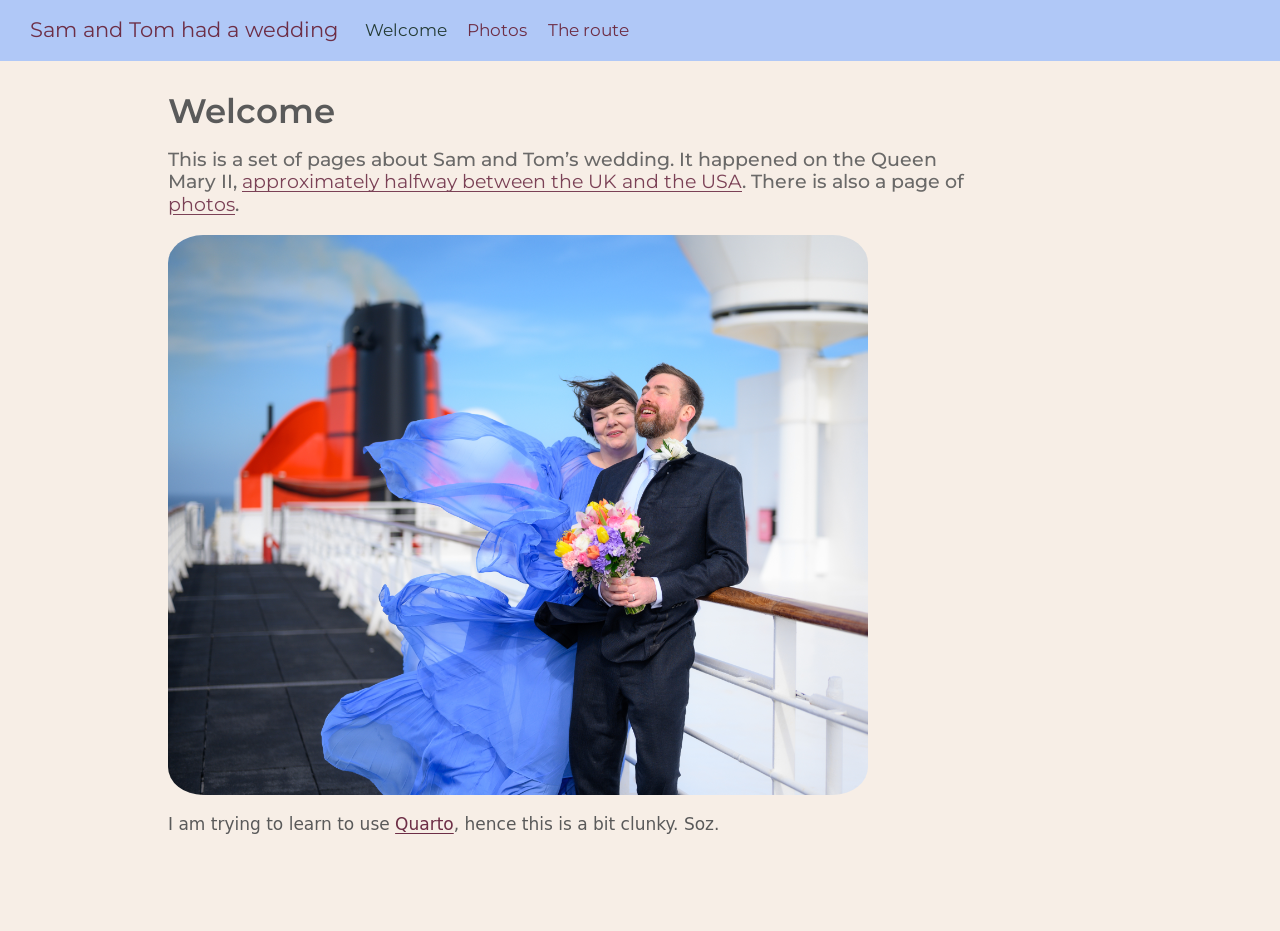
<file: docs/index.html>
<!DOCTYPE html>
<html xmlns="http://www.w3.org/1999/xhtml" lang="en" xml:lang="en"><head>

<meta charset="utf-8">
<meta name="generator" content="quarto-1.9.38">

<meta name="viewport" content="width=device-width, initial-scale=1.0, user-scalable=yes">


<title>Welcome – Sam and Tom had a wedding</title>
<style>
/* Default styles provided by pandoc.
** See https://pandoc.org/MANUAL.html#variables-for-html for config info.
*/
code{white-space: pre-wrap;}
span.smallcaps{font-variant: small-caps;}
div.columns{display: flex; gap: min(4vw, 1.5em);}
div.column{flex: auto; overflow-x: auto;}
div.hanging-indent{margin-left: 1.5em; text-indent: -1.5em;}
ul.task-list{list-style: none;}
ul.task-list li input[type="checkbox"] {
  width: 0.8em;
  margin: 0 0.8em 0.2em -1em; /* quarto-specific, see https://github.com/quarto-dev/quarto-cli/issues/4556 */ 
  vertical-align: middle;
}
</style>


<script src="site_libs/quarto-nav/quarto-nav.js"></script>
<script src="site_libs/quarto-nav/headroom.min.js"></script>
<script src="site_libs/clipboard/clipboard.min.js"></script>
<script src="site_libs/quarto-search/autocomplete.umd.js"></script>
<script src="site_libs/quarto-search/fuse.min.js"></script>
<script src="site_libs/quarto-search/quarto-search.js"></script>
<meta name="quarto:offset" content="./">
<script src="site_libs/quarto-html/quarto.js" type="module"></script>
<script src="site_libs/quarto-html/tabsets/tabsets.js" type="module"></script>
<script src="site_libs/quarto-html/popper.min.js"></script>
<script src="site_libs/quarto-html/tippy.umd.min.js"></script>
<script src="site_libs/quarto-html/anchor.min.js"></script>
<link href="site_libs/quarto-html/tippy.css" rel="stylesheet">
<link href="site_libs/quarto-html/quarto-syntax-highlighting-15634bcf2e68342d4ad2dfa704d543f6.css" rel="stylesheet" id="quarto-text-highlighting-styles">
<script src="site_libs/bootstrap/bootstrap.min.js"></script>
<link href="site_libs/bootstrap/bootstrap-icons.css" rel="stylesheet">
<link href="site_libs/bootstrap/bootstrap-a866e8d78df4ab04560283cbdc425fed.min.css" rel="stylesheet" append-hash="true" id="quarto-bootstrap" data-mode="light">
<script id="quarto-search-options" type="application/json">{
  "location": "navbar",
  "copy-button": false,
  "collapse-after": 3,
  "panel-placement": "end",
  "type": "overlay",
  "limit": 50,
  "keyboard-shortcut": [
    "f",
    "/",
    "s"
  ],
  "show-item-context": false,
  "language": {
    "search-no-results-text": "No results",
    "search-matching-documents-text": "matching documents",
    "search-copy-link-title": "Copy link to search",
    "search-hide-matches-text": "Hide additional matches",
    "search-more-match-text": "more match in this document",
    "search-more-matches-text": "more matches in this document",
    "search-clear-button-title": "Clear",
    "search-text-placeholder": "",
    "search-detached-cancel-button-title": "Cancel",
    "search-submit-button-title": "Submit",
    "search-label": "Search"
  }
}</script>


<link rel="stylesheet" href="styles.css">
</head>

<body class="nav-fixed quarto-light">

<div id="quarto-search-results"></div>
  <header id="quarto-header" class="headroom fixed-top">
    <nav class="navbar navbar-expand-lg " data-bs-theme="dark">
      <div class="navbar-container container-fluid">
      <div class="navbar-brand-container mx-auto">
    <a class="navbar-brand" href="./index.html">
    <span class="navbar-title">Sam and Tom had a wedding</span>
    </a>
  </div>
          <button class="navbar-toggler" type="button" data-bs-toggle="collapse" data-bs-target="#navbarCollapse" aria-controls="navbarCollapse" role="menu" aria-expanded="false" aria-label="Toggle navigation" onclick="if (window.quartoToggleHeadroom) { window.quartoToggleHeadroom(); }">
  <span class="navbar-toggler-icon"></span>
</button>
          <div class="collapse navbar-collapse" id="navbarCollapse">
            <ul class="navbar-nav navbar-nav-scroll me-auto">
  <li class="nav-item">
    <a class="nav-link active" href="./index.html" aria-current="page"> 
<span class="menu-text">Welcome</span></a>
  </li>  
  <li class="nav-item">
    <a class="nav-link" href="./photos.html"> 
<span class="menu-text">Photos</span></a>
  </li>  
  <li class="nav-item">
    <a class="nav-link" href="./route.html"> 
<span class="menu-text">The route</span></a>
  </li>  
</ul>
          </div> <!-- /navcollapse -->
            <div class="quarto-navbar-tools">
</div>
      </div> <!-- /container-fluid -->
    </nav>
</header>
<!-- content -->
<div id="quarto-content" class="quarto-container page-columns page-rows-contents page-layout-article page-navbar">
<!-- sidebar -->
<!-- margin-sidebar -->
    <div id="quarto-margin-sidebar" class="sidebar margin-sidebar zindex-bottom">
        
    </div>
<!-- main -->
<main class="content" id="quarto-document-content">

<header id="title-block-header" class="quarto-title-block default">
<div class="quarto-title">
<h1 class="title">Welcome</h1>
</div>



<div class="quarto-title-meta">

    
  
    
  </div>
  


</header>


<section id="this-is-a-set-of-pages-about-sam-and-toms-wedding.-it-happened-on-the-queen-mary-ii-approximately-halfway-between-the-uk-and-the-usa.-there-is-also-a-page-of-photos." class="level5">
<h5 class="anchored" data-anchor-id="this-is-a-set-of-pages-about-sam-and-toms-wedding.-it-happened-on-the-queen-mary-ii-approximately-halfway-between-the-uk-and-the-usa.-there-is-also-a-page-of-photos.">This is a set of pages about Sam and Tom’s wedding. It happened on the Queen Mary II, <a href="./route.html">approximately halfway between the UK and the USA</a>. There is also a page of <a href="./photos.html">photos</a>.</h5>
<p><img src="images/QM2_M609_4111_RI_0302.png" class="img-fluid" alt="Sam and Tom are on the deck after their wedding. They look quite smug. Her dress blows dramatically in the wind. It was clearly very windy."></p>
<p>I am trying to learn to use <a href="https://quarto.org">Quarto</a>, hence this is a bit clunky. Soz.</p>


</section>

</main> <!-- /main -->
<script id="quarto-html-after-body" type="application/javascript">
  window.document.addEventListener("DOMContentLoaded", function (event) {
    const icon = "";
    const anchorJS = new window.AnchorJS();
    anchorJS.options = {
      placement: 'right',
      icon: icon
    };
    anchorJS.add('.anchored');
    const isCodeAnnotation = (el) => {
      for (const clz of el.classList) {
        if (clz.startsWith('code-annotation-')) {                     
          return true;
        }
      }
      return false;
    }
    const onCopySuccess = function(e) {
      // button target
      const button = e.trigger;
      // don't keep focus
      button.blur();
      // flash "checked"
      button.classList.add('code-copy-button-checked');
      var currentTitle = button.getAttribute("title");
      button.setAttribute("title", "Copied!");
      let tooltip;
      if (window.bootstrap) {
        button.setAttribute("data-bs-toggle", "tooltip");
        button.setAttribute("data-bs-placement", "left");
        button.setAttribute("data-bs-title", "Copied!");
        tooltip = new bootstrap.Tooltip(button, 
          { trigger: "manual", 
            customClass: "code-copy-button-tooltip",
            offset: [0, -8]});
        tooltip.show();    
      }
      setTimeout(function() {
        if (tooltip) {
          tooltip.hide();
          button.removeAttribute("data-bs-title");
          button.removeAttribute("data-bs-toggle");
          button.removeAttribute("data-bs-placement");
        }
        button.setAttribute("title", currentTitle);
        button.classList.remove('code-copy-button-checked');
      }, 1000);
      // clear code selection
      e.clearSelection();
    }
    const getTextToCopy = function(trigger) {
      const outerScaffold = trigger.parentElement.cloneNode(true);
      const codeEl = outerScaffold.querySelector('code');
      for (const childEl of codeEl.children) {
        if (isCodeAnnotation(childEl)) {
          childEl.remove();
        }
      }
      return codeEl.innerText;
    }
    const clipboard = new window.ClipboardJS('.code-copy-button:not([data-in-quarto-modal])', {
      text: getTextToCopy
    });
    clipboard.on('success', onCopySuccess);
    if (window.document.getElementById('quarto-embedded-source-code-modal')) {
      const clipboardModal = new window.ClipboardJS('.code-copy-button[data-in-quarto-modal]', {
        text: getTextToCopy,
        container: window.document.getElementById('quarto-embedded-source-code-modal')
      });
      clipboardModal.on('success', onCopySuccess);
    }
      var localhostRegex = new RegExp(/^(?:http|https):\/\/localhost\:?[0-9]*\//);
      var mailtoRegex = new RegExp(/^mailto:/);
        var filterRegex = new RegExp('/' + window.location.host + '/');
      var isInternal = (href) => {
          return filterRegex.test(href) || localhostRegex.test(href) || mailtoRegex.test(href);
      }
      // Inspect non-navigation links and adorn them if external
     var links = window.document.querySelectorAll('a[href]:not(.nav-link):not(.navbar-brand):not(.toc-action):not(.sidebar-link):not(.sidebar-item-toggle):not(.pagination-link):not(.no-external):not([aria-hidden]):not(.dropdown-item):not(.quarto-navigation-tool):not(.about-link)');
      for (var i=0; i<links.length; i++) {
        const link = links[i];
        if (!isInternal(link.href)) {
          // undo the damage that might have been done by quarto-nav.js in the case of
          // links that we want to consider external
          if (link.dataset.originalHref !== undefined) {
            link.href = link.dataset.originalHref;
          }
        }
      }
    function tippyHover(el, contentFn, onTriggerFn, onUntriggerFn) {
      const config = {
        allowHTML: true,
        maxWidth: 500,
        delay: 100,
        arrow: false,
        appendTo: function(el) {
            return el.parentElement;
        },
        interactive: true,
        interactiveBorder: 10,
        theme: 'quarto',
        placement: 'bottom-start',
      };
      if (contentFn) {
        config.content = contentFn;
      }
      if (onTriggerFn) {
        config.onTrigger = onTriggerFn;
      }
      if (onUntriggerFn) {
        config.onUntrigger = onUntriggerFn;
      }
      window.tippy(el, config); 
    }
    const noterefs = window.document.querySelectorAll('a[role="doc-noteref"]');
    for (var i=0; i<noterefs.length; i++) {
      const ref = noterefs[i];
      tippyHover(ref, function() {
        // use id or data attribute instead here
        let href = ref.getAttribute('data-footnote-href') || ref.getAttribute('href');
        try { href = new URL(href).hash; } catch {}
        const id = href.replace(/^#\/?/, "");
        const note = window.document.getElementById(id);
        if (note) {
          return note.innerHTML;
        } else {
          return "";
        }
      });
    }
    const xrefs = window.document.querySelectorAll('a.quarto-xref');
    const processXRef = (id, note) => {
      // Strip column container classes
      const stripColumnClz = (el) => {
        el.classList.remove("page-full", "page-columns");
        if (el.children) {
          for (const child of el.children) {
            stripColumnClz(child);
          }
        }
      }
      stripColumnClz(note)
      if (id === null || id.startsWith('sec-')) {
        // Special case sections, only their first couple elements
        const container = document.createElement("div");
        if (note.children && note.children.length > 2) {
          container.appendChild(note.children[0].cloneNode(true));
          for (let i = 1; i < note.children.length; i++) {
            const child = note.children[i];
            if (child.tagName === "P" && child.innerText === "") {
              continue;
            } else {
              container.appendChild(child.cloneNode(true));
              break;
            }
          }
          if (window.Quarto?.typesetMath) {
            window.Quarto.typesetMath(container);
          }
          return container.innerHTML
        } else {
          if (window.Quarto?.typesetMath) {
            window.Quarto.typesetMath(note);
          }
          return note.innerHTML;
        }
      } else {
        // Remove any anchor links if they are present
        const anchorLink = note.querySelector('a.anchorjs-link');
        if (anchorLink) {
          anchorLink.remove();
        }
        if (window.Quarto?.typesetMath) {
          window.Quarto.typesetMath(note);
        }
        if (note.classList.contains("callout")) {
          return note.outerHTML;
        } else {
          return note.innerHTML;
        }
      }
    }
    for (var i=0; i<xrefs.length; i++) {
      const xref = xrefs[i];
      tippyHover(xref, undefined, function(instance) {
        instance.disable();
        let url = xref.getAttribute('href');
        let hash = undefined; 
        if (url.startsWith('#')) {
          hash = url;
        } else {
          try { hash = new URL(url).hash; } catch {}
        }
        if (hash) {
          const id = hash.replace(/^#\/?/, "");
          const note = window.document.getElementById(id);
          if (note !== null) {
            try {
              const html = processXRef(id, note.cloneNode(true));
              instance.setContent(html);
            } finally {
              instance.enable();
              instance.show();
            }
          } else {
            // See if we can fetch this
            fetch(url.split('#')[0])
            .then(res => res.text())
            .then(html => {
              const parser = new DOMParser();
              const htmlDoc = parser.parseFromString(html, "text/html");
              const note = htmlDoc.getElementById(id);
              if (note !== null) {
                const html = processXRef(id, note);
                instance.setContent(html);
              } 
            }).finally(() => {
              instance.enable();
              instance.show();
            });
          }
        } else {
          // See if we can fetch a full url (with no hash to target)
          // This is a special case and we should probably do some content thinning / targeting
          fetch(url)
          .then(res => res.text())
          .then(html => {
            const parser = new DOMParser();
            const htmlDoc = parser.parseFromString(html, "text/html");
            const note = htmlDoc.querySelector('main.content');
            if (note !== null) {
              // This should only happen for chapter cross references
              // (since there is no id in the URL)
              // remove the first header
              if (note.children.length > 0 && note.children[0].tagName === "HEADER") {
                note.children[0].remove();
              }
              const html = processXRef(null, note);
              instance.setContent(html);
            } 
          }).finally(() => {
            instance.enable();
            instance.show();
          });
        }
      }, function(instance) {
      });
    }
        let selectedAnnoteEl;
        const selectorForAnnotation = ( cell, annotation) => {
          let cellAttr = 'data-code-cell="' + cell + '"';
          let lineAttr = 'data-code-annotation="' +  annotation + '"';
          const selector = 'span[' + cellAttr + '][' + lineAttr + ']';
          return selector;
        }
        const selectCodeLines = (annoteEl) => {
          const doc = window.document;
          const targetCell = annoteEl.getAttribute("data-target-cell");
          const targetAnnotation = annoteEl.getAttribute("data-target-annotation");
          const annoteSpan = window.document.querySelector(selectorForAnnotation(targetCell, targetAnnotation));
          const lines = annoteSpan.getAttribute("data-code-lines").split(",");
          const lineIds = lines.map((line) => {
            return targetCell + "-" + line;
          })
          let top = null;
          let height = null;
          let parent = null;
          if (lineIds.length > 0) {
              //compute the position of the single el (top and bottom and make a div)
              const el = window.document.getElementById(lineIds[0]);
              top = el.offsetTop;
              height = el.offsetHeight;
              parent = el.parentElement.parentElement;
            if (lineIds.length > 1) {
              const lastEl = window.document.getElementById(lineIds[lineIds.length - 1]);
              const bottom = lastEl.offsetTop + lastEl.offsetHeight;
              height = bottom - top;
            }
            if (top !== null && height !== null && parent !== null) {
              // cook up a div (if necessary) and position it 
              let div = window.document.getElementById("code-annotation-line-highlight");
              if (div === null) {
                div = window.document.createElement("div");
                div.setAttribute("id", "code-annotation-line-highlight");
                div.style.position = 'absolute';
                parent.appendChild(div);
              }
              div.style.top = top - 2 + "px";
              div.style.height = height + 4 + "px";
              div.style.left = 0;
              let gutterDiv = window.document.getElementById("code-annotation-line-highlight-gutter");
              if (gutterDiv === null) {
                gutterDiv = window.document.createElement("div");
                gutterDiv.setAttribute("id", "code-annotation-line-highlight-gutter");
                gutterDiv.style.position = 'absolute';
                const codeCell = window.document.getElementById(targetCell);
                const gutter = codeCell.querySelector('.code-annotation-gutter');
                gutter.appendChild(gutterDiv);
              }
              gutterDiv.style.top = top - 2 + "px";
              gutterDiv.style.height = height + 4 + "px";
            }
            selectedAnnoteEl = annoteEl;
          }
        };
        const unselectCodeLines = () => {
          const elementsIds = ["code-annotation-line-highlight", "code-annotation-line-highlight-gutter"];
          elementsIds.forEach((elId) => {
            const div = window.document.getElementById(elId);
            if (div) {
              div.remove();
            }
          });
          selectedAnnoteEl = undefined;
        };
          // Handle positioning of the toggle
      window.addEventListener(
        "resize",
        throttle(() => {
          elRect = undefined;
          if (selectedAnnoteEl) {
            selectCodeLines(selectedAnnoteEl);
          }
        }, 10)
      );
      function throttle(fn, ms) {
      let throttle = false;
      let timer;
        return (...args) => {
          if(!throttle) { // first call gets through
              fn.apply(this, args);
              throttle = true;
          } else { // all the others get throttled
              if(timer) clearTimeout(timer); // cancel #2
              timer = setTimeout(() => {
                fn.apply(this, args);
                timer = throttle = false;
              }, ms);
          }
        };
      }
        // Attach click handler to the DT
        const annoteDls = window.document.querySelectorAll('dt[data-target-cell]');
        for (const annoteDlNode of annoteDls) {
          annoteDlNode.addEventListener('click', (event) => {
            const clickedEl = event.target;
            if (clickedEl !== selectedAnnoteEl) {
              unselectCodeLines();
              const activeEl = window.document.querySelector('dt[data-target-cell].code-annotation-active');
              if (activeEl) {
                activeEl.classList.remove('code-annotation-active');
              }
              selectCodeLines(clickedEl);
              clickedEl.classList.add('code-annotation-active');
            } else {
              // Unselect the line
              unselectCodeLines();
              clickedEl.classList.remove('code-annotation-active');
            }
          });
        }
    const findCites = (el) => {
      const parentEl = el.parentElement;
      if (parentEl) {
        const cites = parentEl.dataset.cites;
        if (cites) {
          return {
            el,
            cites: cites.split(' ')
          };
        } else {
          return findCites(el.parentElement)
        }
      } else {
        return undefined;
      }
    };
    var bibliorefs = window.document.querySelectorAll('a[role="doc-biblioref"]');
    for (var i=0; i<bibliorefs.length; i++) {
      const ref = bibliorefs[i];
      const citeInfo = findCites(ref);
      if (citeInfo) {
        tippyHover(citeInfo.el, function() {
          var popup = window.document.createElement('div');
          citeInfo.cites.forEach(function(cite) {
            var citeDiv = window.document.createElement('div');
            citeDiv.classList.add('hanging-indent');
            citeDiv.classList.add('csl-entry');
            var biblioDiv = window.document.getElementById('ref-' + cite);
            if (biblioDiv) {
              citeDiv.innerHTML = biblioDiv.innerHTML;
            }
            popup.appendChild(citeDiv);
          });
          return popup.innerHTML;
        });
      }
    }
  });
  </script>
</div> <!-- /content -->




</body></html>
</file>
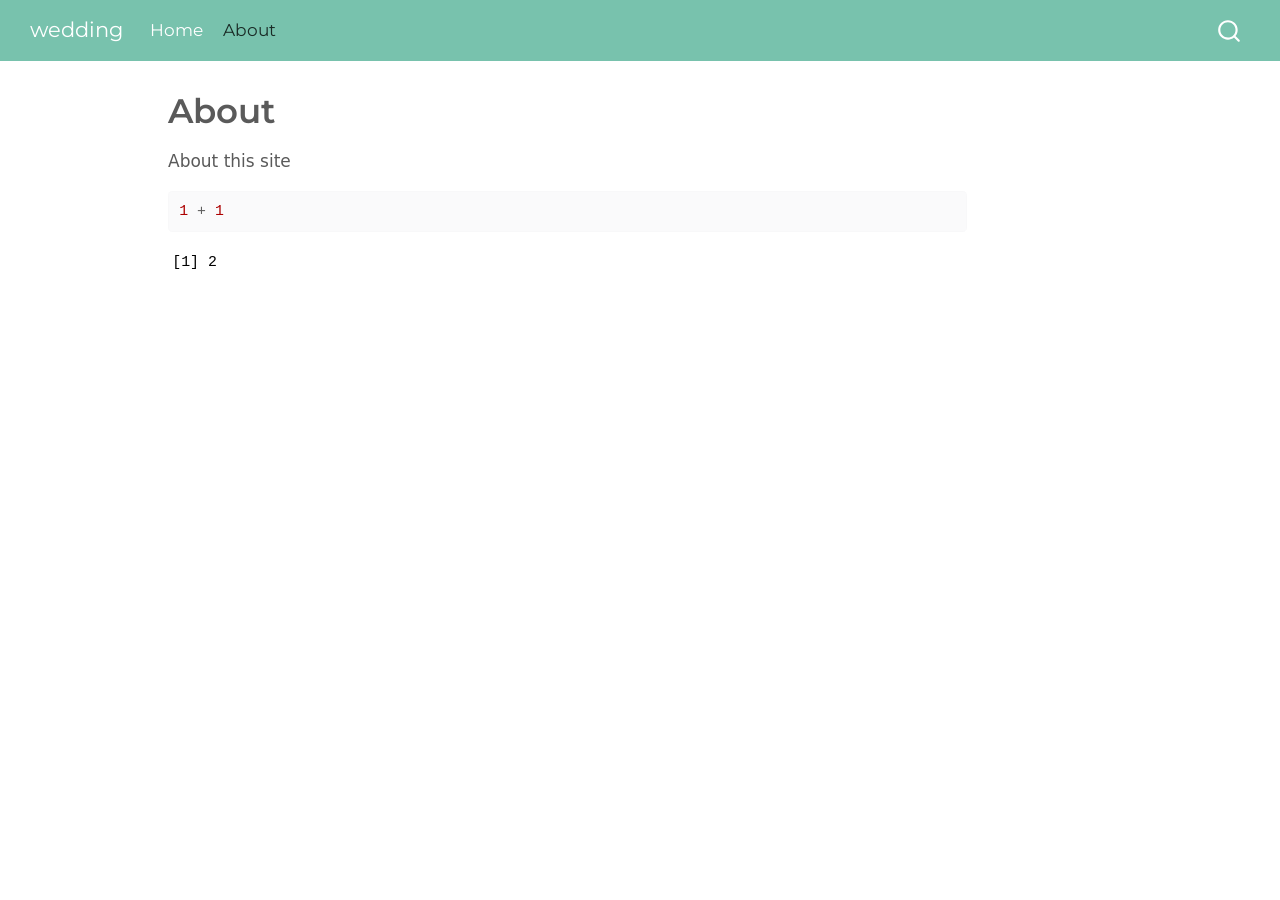
<file: docs/about.html>
<!DOCTYPE html>
<html xmlns="http://www.w3.org/1999/xhtml" lang="en" xml:lang="en"><head>

<meta charset="utf-8">
<meta name="generator" content="quarto-1.9.38">

<meta name="viewport" content="width=device-width, initial-scale=1.0, user-scalable=yes">


<title>About – wedding</title>
<style>
/* Default styles provided by pandoc.
** See https://pandoc.org/MANUAL.html#variables-for-html for config info.
*/
code{white-space: pre-wrap;}
span.smallcaps{font-variant: small-caps;}
div.columns{display: flex; gap: min(4vw, 1.5em);}
div.column{flex: auto; overflow-x: auto;}
div.hanging-indent{margin-left: 1.5em; text-indent: -1.5em;}
ul.task-list{list-style: none;}
ul.task-list li input[type="checkbox"] {
  width: 0.8em;
  margin: 0 0.8em 0.2em -1em; /* quarto-specific, see https://github.com/quarto-dev/quarto-cli/issues/4556 */ 
  vertical-align: middle;
}
/* CSS for syntax highlighting */
html { -webkit-text-size-adjust: 100%; }
pre > code.sourceCode { white-space: pre; position: relative; }
pre > code.sourceCode > span { display: inline-block; line-height: 1.25; }
pre > code.sourceCode > span:empty { height: 1.2em; }
.sourceCode { overflow: visible; }
code.sourceCode > span { color: inherit; text-decoration: inherit; }
div.sourceCode { margin: 1em 0; }
pre.sourceCode { margin: 0; }
@media screen {
div.sourceCode { overflow: auto; }
}
@media print {
pre > code.sourceCode { white-space: pre-wrap; }
pre > code.sourceCode > span { text-indent: -5em; padding-left: 5em; }
}
pre.numberSource code
  { counter-reset: source-line 0; }
pre.numberSource code > span
  { position: relative; left: -4em; counter-increment: source-line; }
pre.numberSource code > span > a:first-child::before
  { content: counter(source-line);
    position: relative; left: -1em; text-align: right; vertical-align: baseline;
    border: none; display: inline-block;
    -webkit-touch-callout: none; -webkit-user-select: none;
    -khtml-user-select: none; -moz-user-select: none;
    -ms-user-select: none; user-select: none;
    padding: 0 4px; width: 4em;
  }
pre.numberSource { margin-left: 3em;  padding-left: 4px; }
div.sourceCode
  {   }
@media screen {
pre > code.sourceCode > span > a:first-child::before { text-decoration: underline; }
}
</style>


<script src="site_libs/quarto-nav/quarto-nav.js"></script>
<script src="site_libs/quarto-nav/headroom.min.js"></script>
<script src="site_libs/clipboard/clipboard.min.js"></script>
<script src="site_libs/quarto-search/autocomplete.umd.js"></script>
<script src="site_libs/quarto-search/fuse.min.js"></script>
<script src="site_libs/quarto-search/quarto-search.js"></script>
<meta name="quarto:offset" content="./">
<script src="site_libs/quarto-html/quarto.js" type="module"></script>
<script src="site_libs/quarto-html/tabsets/tabsets.js" type="module"></script>
<script src="site_libs/quarto-html/popper.min.js"></script>
<script src="site_libs/quarto-html/tippy.umd.min.js"></script>
<script src="site_libs/quarto-html/anchor.min.js"></script>
<link href="site_libs/quarto-html/tippy.css" rel="stylesheet">
<link href="site_libs/quarto-html/quarto-syntax-highlighting-15634bcf2e68342d4ad2dfa704d543f6.css" rel="stylesheet" id="quarto-text-highlighting-styles">
<script src="site_libs/bootstrap/bootstrap.min.js"></script>
<link href="site_libs/bootstrap/bootstrap-icons.css" rel="stylesheet">
<link href="site_libs/bootstrap/bootstrap-4397f41838bf6696a92fdfbed53ac40c.min.css" rel="stylesheet" append-hash="true" id="quarto-bootstrap" data-mode="light">
<script id="quarto-search-options" type="application/json">{
  "location": "navbar",
  "copy-button": false,
  "collapse-after": 3,
  "panel-placement": "end",
  "type": "overlay",
  "limit": 50,
  "keyboard-shortcut": [
    "f",
    "/",
    "s"
  ],
  "show-item-context": false,
  "language": {
    "search-no-results-text": "No results",
    "search-matching-documents-text": "matching documents",
    "search-copy-link-title": "Copy link to search",
    "search-hide-matches-text": "Hide additional matches",
    "search-more-match-text": "more match in this document",
    "search-more-matches-text": "more matches in this document",
    "search-clear-button-title": "Clear",
    "search-text-placeholder": "",
    "search-detached-cancel-button-title": "Cancel",
    "search-submit-button-title": "Submit",
    "search-label": "Search"
  }
}</script>


<link rel="stylesheet" href="styles.css">
</head>

<body class="nav-fixed quarto-light">

<div id="quarto-search-results"></div>
  <header id="quarto-header" class="headroom fixed-top">
    <nav class="navbar navbar-expand-lg " data-bs-theme="dark">
      <div class="navbar-container container-fluid">
      <div class="navbar-brand-container mx-auto">
    <a class="navbar-brand" href="./index.html">
    <span class="navbar-title">wedding</span>
    </a>
  </div>
            <div id="quarto-search" class="" title="Search"></div>
          <button class="navbar-toggler" type="button" data-bs-toggle="collapse" data-bs-target="#navbarCollapse" aria-controls="navbarCollapse" role="menu" aria-expanded="false" aria-label="Toggle navigation" onclick="if (window.quartoToggleHeadroom) { window.quartoToggleHeadroom(); }">
  <span class="navbar-toggler-icon"></span>
</button>
          <div class="collapse navbar-collapse" id="navbarCollapse">
            <ul class="navbar-nav navbar-nav-scroll me-auto">
  <li class="nav-item">
    <a class="nav-link" href="./index.html"> 
<span class="menu-text">Home</span></a>
  </li>  
  <li class="nav-item">
    <a class="nav-link active" href="./about.html" aria-current="page"> 
<span class="menu-text">About</span></a>
  </li>  
</ul>
          </div> <!-- /navcollapse -->
            <div class="quarto-navbar-tools">
</div>
      </div> <!-- /container-fluid -->
    </nav>
</header>
<!-- content -->
<div id="quarto-content" class="quarto-container page-columns page-rows-contents page-layout-article page-navbar">
<!-- sidebar -->
<!-- margin-sidebar -->
    <div id="quarto-margin-sidebar" class="sidebar margin-sidebar zindex-bottom">
        
    </div>
<!-- main -->
<main class="content" id="quarto-document-content">

<header id="title-block-header" class="quarto-title-block default">
<div class="quarto-title">
<h1 class="title">About</h1>
</div>



<div class="quarto-title-meta">

    
  
    
  </div>
  


</header>


<p>About this site</p>
<div class="cell">
<div class="code-copy-outer-scaffold"><div class="sourceCode cell-code" id="cb1"><pre class="sourceCode r code-with-copy"><code class="sourceCode r"><span id="cb1-1"><a href="#cb1-1" aria-hidden="true" tabindex="-1"></a><span class="dv">1</span> <span class="sc">+</span> <span class="dv">1</span></span></code></pre></div><button title="Copy to Clipboard" class="code-copy-button"><i class="bi"></i></button></div>
<div class="cell-output cell-output-stdout">
<pre><code>[1] 2</code></pre>
</div>
</div>



</main> <!-- /main -->
<script id="quarto-html-after-body" type="application/javascript">
  window.document.addEventListener("DOMContentLoaded", function (event) {
    const icon = "";
    const anchorJS = new window.AnchorJS();
    anchorJS.options = {
      placement: 'right',
      icon: icon
    };
    anchorJS.add('.anchored');
    const isCodeAnnotation = (el) => {
      for (const clz of el.classList) {
        if (clz.startsWith('code-annotation-')) {                     
          return true;
        }
      }
      return false;
    }
    const onCopySuccess = function(e) {
      // button target
      const button = e.trigger;
      // don't keep focus
      button.blur();
      // flash "checked"
      button.classList.add('code-copy-button-checked');
      var currentTitle = button.getAttribute("title");
      button.setAttribute("title", "Copied!");
      let tooltip;
      if (window.bootstrap) {
        button.setAttribute("data-bs-toggle", "tooltip");
        button.setAttribute("data-bs-placement", "left");
        button.setAttribute("data-bs-title", "Copied!");
        tooltip = new bootstrap.Tooltip(button, 
          { trigger: "manual", 
            customClass: "code-copy-button-tooltip",
            offset: [0, -8]});
        tooltip.show();    
      }
      setTimeout(function() {
        if (tooltip) {
          tooltip.hide();
          button.removeAttribute("data-bs-title");
          button.removeAttribute("data-bs-toggle");
          button.removeAttribute("data-bs-placement");
        }
        button.setAttribute("title", currentTitle);
        button.classList.remove('code-copy-button-checked');
      }, 1000);
      // clear code selection
      e.clearSelection();
    }
    const getTextToCopy = function(trigger) {
      const outerScaffold = trigger.parentElement.cloneNode(true);
      const codeEl = outerScaffold.querySelector('code');
      for (const childEl of codeEl.children) {
        if (isCodeAnnotation(childEl)) {
          childEl.remove();
        }
      }
      return codeEl.innerText;
    }
    const clipboard = new window.ClipboardJS('.code-copy-button:not([data-in-quarto-modal])', {
      text: getTextToCopy
    });
    clipboard.on('success', onCopySuccess);
    if (window.document.getElementById('quarto-embedded-source-code-modal')) {
      const clipboardModal = new window.ClipboardJS('.code-copy-button[data-in-quarto-modal]', {
        text: getTextToCopy,
        container: window.document.getElementById('quarto-embedded-source-code-modal')
      });
      clipboardModal.on('success', onCopySuccess);
    }
      var localhostRegex = new RegExp(/^(?:http|https):\/\/localhost\:?[0-9]*\//);
      var mailtoRegex = new RegExp(/^mailto:/);
        var filterRegex = new RegExp('/' + window.location.host + '/');
      var isInternal = (href) => {
          return filterRegex.test(href) || localhostRegex.test(href) || mailtoRegex.test(href);
      }
      // Inspect non-navigation links and adorn them if external
     var links = window.document.querySelectorAll('a[href]:not(.nav-link):not(.navbar-brand):not(.toc-action):not(.sidebar-link):not(.sidebar-item-toggle):not(.pagination-link):not(.no-external):not([aria-hidden]):not(.dropdown-item):not(.quarto-navigation-tool):not(.about-link)');
      for (var i=0; i<links.length; i++) {
        const link = links[i];
        if (!isInternal(link.href)) {
          // undo the damage that might have been done by quarto-nav.js in the case of
          // links that we want to consider external
          if (link.dataset.originalHref !== undefined) {
            link.href = link.dataset.originalHref;
          }
        }
      }
    function tippyHover(el, contentFn, onTriggerFn, onUntriggerFn) {
      const config = {
        allowHTML: true,
        maxWidth: 500,
        delay: 100,
        arrow: false,
        appendTo: function(el) {
            return el.parentElement;
        },
        interactive: true,
        interactiveBorder: 10,
        theme: 'quarto',
        placement: 'bottom-start',
      };
      if (contentFn) {
        config.content = contentFn;
      }
      if (onTriggerFn) {
        config.onTrigger = onTriggerFn;
      }
      if (onUntriggerFn) {
        config.onUntrigger = onUntriggerFn;
      }
      window.tippy(el, config); 
    }
    const noterefs = window.document.querySelectorAll('a[role="doc-noteref"]');
    for (var i=0; i<noterefs.length; i++) {
      const ref = noterefs[i];
      tippyHover(ref, function() {
        // use id or data attribute instead here
        let href = ref.getAttribute('data-footnote-href') || ref.getAttribute('href');
        try { href = new URL(href).hash; } catch {}
        const id = href.replace(/^#\/?/, "");
        const note = window.document.getElementById(id);
        if (note) {
          return note.innerHTML;
        } else {
          return "";
        }
      });
    }
    const xrefs = window.document.querySelectorAll('a.quarto-xref');
    const processXRef = (id, note) => {
      // Strip column container classes
      const stripColumnClz = (el) => {
        el.classList.remove("page-full", "page-columns");
        if (el.children) {
          for (const child of el.children) {
            stripColumnClz(child);
          }
        }
      }
      stripColumnClz(note)
      if (id === null || id.startsWith('sec-')) {
        // Special case sections, only their first couple elements
        const container = document.createElement("div");
        if (note.children && note.children.length > 2) {
          container.appendChild(note.children[0].cloneNode(true));
          for (let i = 1; i < note.children.length; i++) {
            const child = note.children[i];
            if (child.tagName === "P" && child.innerText === "") {
              continue;
            } else {
              container.appendChild(child.cloneNode(true));
              break;
            }
          }
          if (window.Quarto?.typesetMath) {
            window.Quarto.typesetMath(container);
          }
          return container.innerHTML
        } else {
          if (window.Quarto?.typesetMath) {
            window.Quarto.typesetMath(note);
          }
          return note.innerHTML;
        }
      } else {
        // Remove any anchor links if they are present
        const anchorLink = note.querySelector('a.anchorjs-link');
        if (anchorLink) {
          anchorLink.remove();
        }
        if (window.Quarto?.typesetMath) {
          window.Quarto.typesetMath(note);
        }
        if (note.classList.contains("callout")) {
          return note.outerHTML;
        } else {
          return note.innerHTML;
        }
      }
    }
    for (var i=0; i<xrefs.length; i++) {
      const xref = xrefs[i];
      tippyHover(xref, undefined, function(instance) {
        instance.disable();
        let url = xref.getAttribute('href');
        let hash = undefined; 
        if (url.startsWith('#')) {
          hash = url;
        } else {
          try { hash = new URL(url).hash; } catch {}
        }
        if (hash) {
          const id = hash.replace(/^#\/?/, "");
          const note = window.document.getElementById(id);
          if (note !== null) {
            try {
              const html = processXRef(id, note.cloneNode(true));
              instance.setContent(html);
            } finally {
              instance.enable();
              instance.show();
            }
          } else {
            // See if we can fetch this
            fetch(url.split('#')[0])
            .then(res => res.text())
            .then(html => {
              const parser = new DOMParser();
              const htmlDoc = parser.parseFromString(html, "text/html");
              const note = htmlDoc.getElementById(id);
              if (note !== null) {
                const html = processXRef(id, note);
                instance.setContent(html);
              } 
            }).finally(() => {
              instance.enable();
              instance.show();
            });
          }
        } else {
          // See if we can fetch a full url (with no hash to target)
          // This is a special case and we should probably do some content thinning / targeting
          fetch(url)
          .then(res => res.text())
          .then(html => {
            const parser = new DOMParser();
            const htmlDoc = parser.parseFromString(html, "text/html");
            const note = htmlDoc.querySelector('main.content');
            if (note !== null) {
              // This should only happen for chapter cross references
              // (since there is no id in the URL)
              // remove the first header
              if (note.children.length > 0 && note.children[0].tagName === "HEADER") {
                note.children[0].remove();
              }
              const html = processXRef(null, note);
              instance.setContent(html);
            } 
          }).finally(() => {
            instance.enable();
            instance.show();
          });
        }
      }, function(instance) {
      });
    }
        let selectedAnnoteEl;
        const selectorForAnnotation = ( cell, annotation) => {
          let cellAttr = 'data-code-cell="' + cell + '"';
          let lineAttr = 'data-code-annotation="' +  annotation + '"';
          const selector = 'span[' + cellAttr + '][' + lineAttr + ']';
          return selector;
        }
        const selectCodeLines = (annoteEl) => {
          const doc = window.document;
          const targetCell = annoteEl.getAttribute("data-target-cell");
          const targetAnnotation = annoteEl.getAttribute("data-target-annotation");
          const annoteSpan = window.document.querySelector(selectorForAnnotation(targetCell, targetAnnotation));
          const lines = annoteSpan.getAttribute("data-code-lines").split(",");
          const lineIds = lines.map((line) => {
            return targetCell + "-" + line;
          })
          let top = null;
          let height = null;
          let parent = null;
          if (lineIds.length > 0) {
              //compute the position of the single el (top and bottom and make a div)
              const el = window.document.getElementById(lineIds[0]);
              top = el.offsetTop;
              height = el.offsetHeight;
              parent = el.parentElement.parentElement;
            if (lineIds.length > 1) {
              const lastEl = window.document.getElementById(lineIds[lineIds.length - 1]);
              const bottom = lastEl.offsetTop + lastEl.offsetHeight;
              height = bottom - top;
            }
            if (top !== null && height !== null && parent !== null) {
              // cook up a div (if necessary) and position it 
              let div = window.document.getElementById("code-annotation-line-highlight");
              if (div === null) {
                div = window.document.createElement("div");
                div.setAttribute("id", "code-annotation-line-highlight");
                div.style.position = 'absolute';
                parent.appendChild(div);
              }
              div.style.top = top - 2 + "px";
              div.style.height = height + 4 + "px";
              div.style.left = 0;
              let gutterDiv = window.document.getElementById("code-annotation-line-highlight-gutter");
              if (gutterDiv === null) {
                gutterDiv = window.document.createElement("div");
                gutterDiv.setAttribute("id", "code-annotation-line-highlight-gutter");
                gutterDiv.style.position = 'absolute';
                const codeCell = window.document.getElementById(targetCell);
                const gutter = codeCell.querySelector('.code-annotation-gutter');
                gutter.appendChild(gutterDiv);
              }
              gutterDiv.style.top = top - 2 + "px";
              gutterDiv.style.height = height + 4 + "px";
            }
            selectedAnnoteEl = annoteEl;
          }
        };
        const unselectCodeLines = () => {
          const elementsIds = ["code-annotation-line-highlight", "code-annotation-line-highlight-gutter"];
          elementsIds.forEach((elId) => {
            const div = window.document.getElementById(elId);
            if (div) {
              div.remove();
            }
          });
          selectedAnnoteEl = undefined;
        };
          // Handle positioning of the toggle
      window.addEventListener(
        "resize",
        throttle(() => {
          elRect = undefined;
          if (selectedAnnoteEl) {
            selectCodeLines(selectedAnnoteEl);
          }
        }, 10)
      );
      function throttle(fn, ms) {
      let throttle = false;
      let timer;
        return (...args) => {
          if(!throttle) { // first call gets through
              fn.apply(this, args);
              throttle = true;
          } else { // all the others get throttled
              if(timer) clearTimeout(timer); // cancel #2
              timer = setTimeout(() => {
                fn.apply(this, args);
                timer = throttle = false;
              }, ms);
          }
        };
      }
        // Attach click handler to the DT
        const annoteDls = window.document.querySelectorAll('dt[data-target-cell]');
        for (const annoteDlNode of annoteDls) {
          annoteDlNode.addEventListener('click', (event) => {
            const clickedEl = event.target;
            if (clickedEl !== selectedAnnoteEl) {
              unselectCodeLines();
              const activeEl = window.document.querySelector('dt[data-target-cell].code-annotation-active');
              if (activeEl) {
                activeEl.classList.remove('code-annotation-active');
              }
              selectCodeLines(clickedEl);
              clickedEl.classList.add('code-annotation-active');
            } else {
              // Unselect the line
              unselectCodeLines();
              clickedEl.classList.remove('code-annotation-active');
            }
          });
        }
    const findCites = (el) => {
      const parentEl = el.parentElement;
      if (parentEl) {
        const cites = parentEl.dataset.cites;
        if (cites) {
          return {
            el,
            cites: cites.split(' ')
          };
        } else {
          return findCites(el.parentElement)
        }
      } else {
        return undefined;
      }
    };
    var bibliorefs = window.document.querySelectorAll('a[role="doc-biblioref"]');
    for (var i=0; i<bibliorefs.length; i++) {
      const ref = bibliorefs[i];
      const citeInfo = findCites(ref);
      if (citeInfo) {
        tippyHover(citeInfo.el, function() {
          var popup = window.document.createElement('div');
          citeInfo.cites.forEach(function(cite) {
            var citeDiv = window.document.createElement('div');
            citeDiv.classList.add('hanging-indent');
            citeDiv.classList.add('csl-entry');
            var biblioDiv = window.document.getElementById('ref-' + cite);
            if (biblioDiv) {
              citeDiv.innerHTML = biblioDiv.innerHTML;
            }
            popup.appendChild(citeDiv);
          });
          return popup.innerHTML;
        });
      }
    }
  });
  </script>
</div> <!-- /content -->




</body></html>
</file>
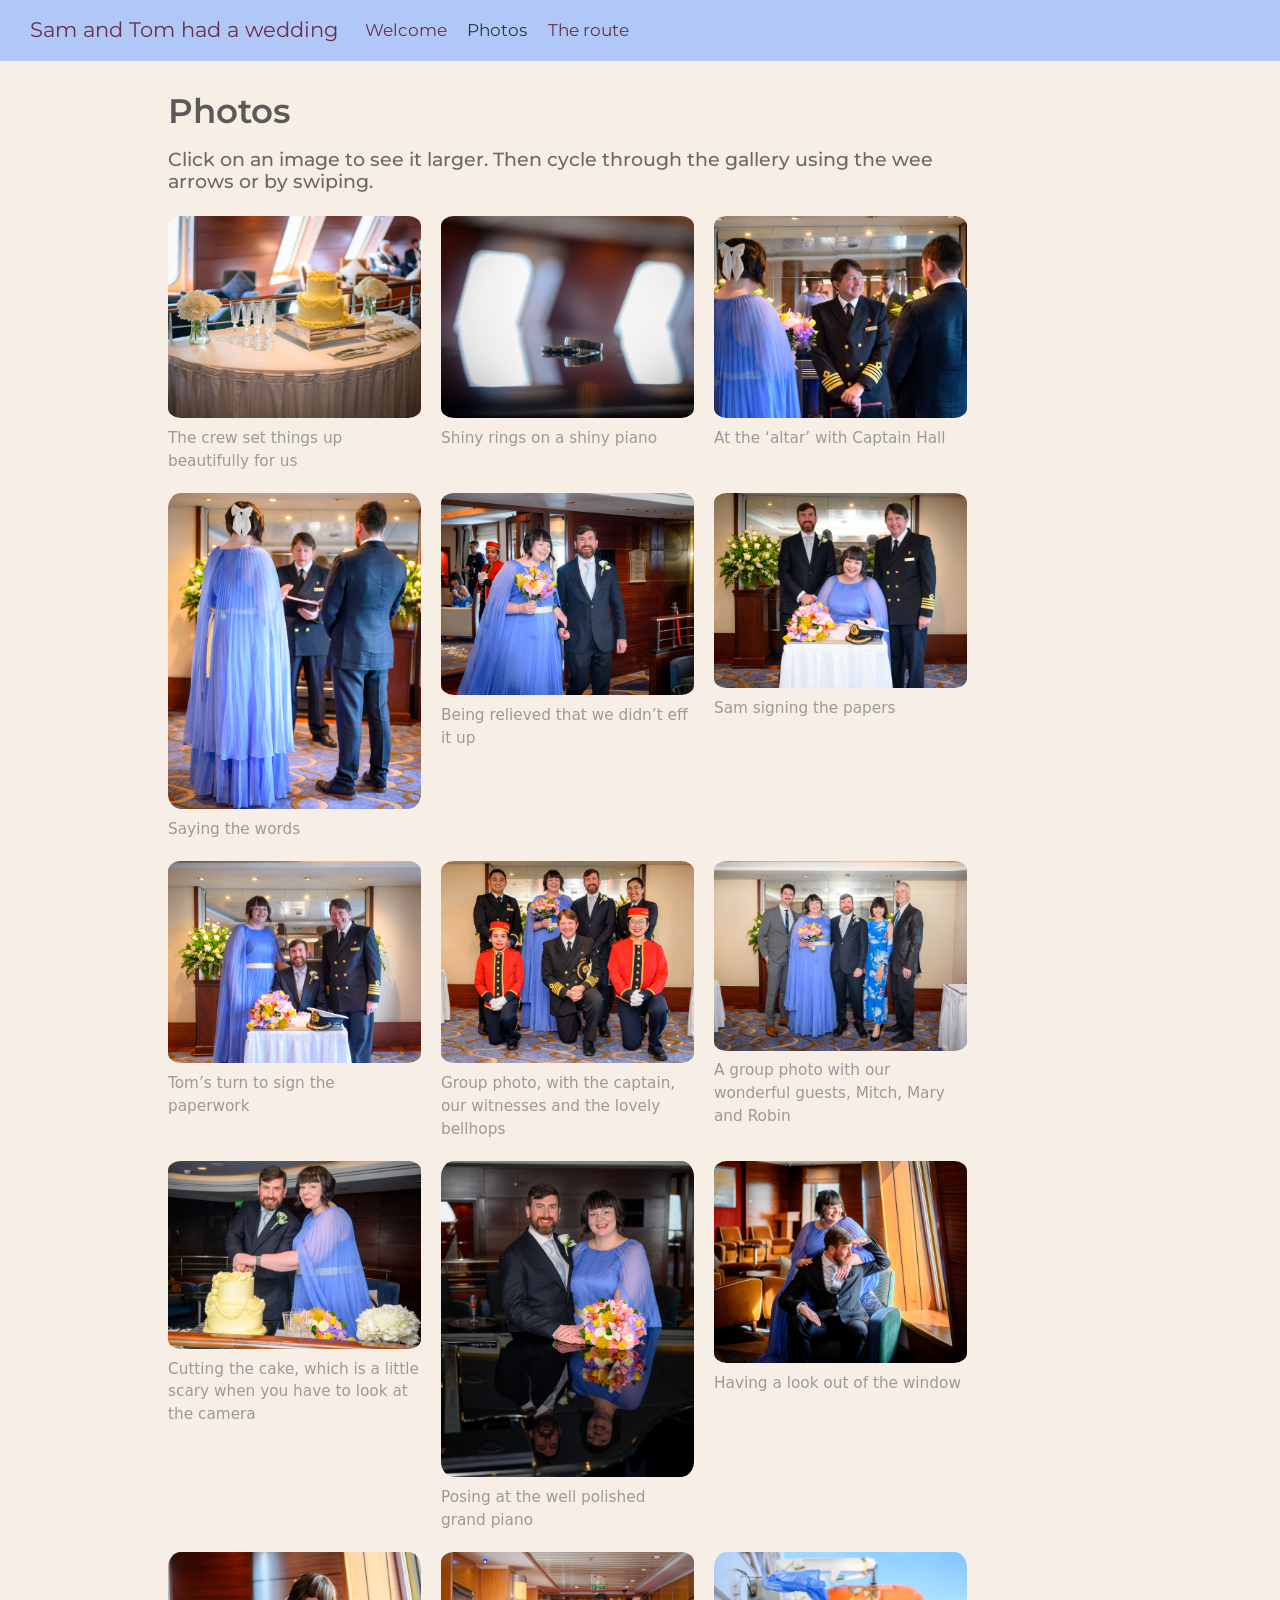
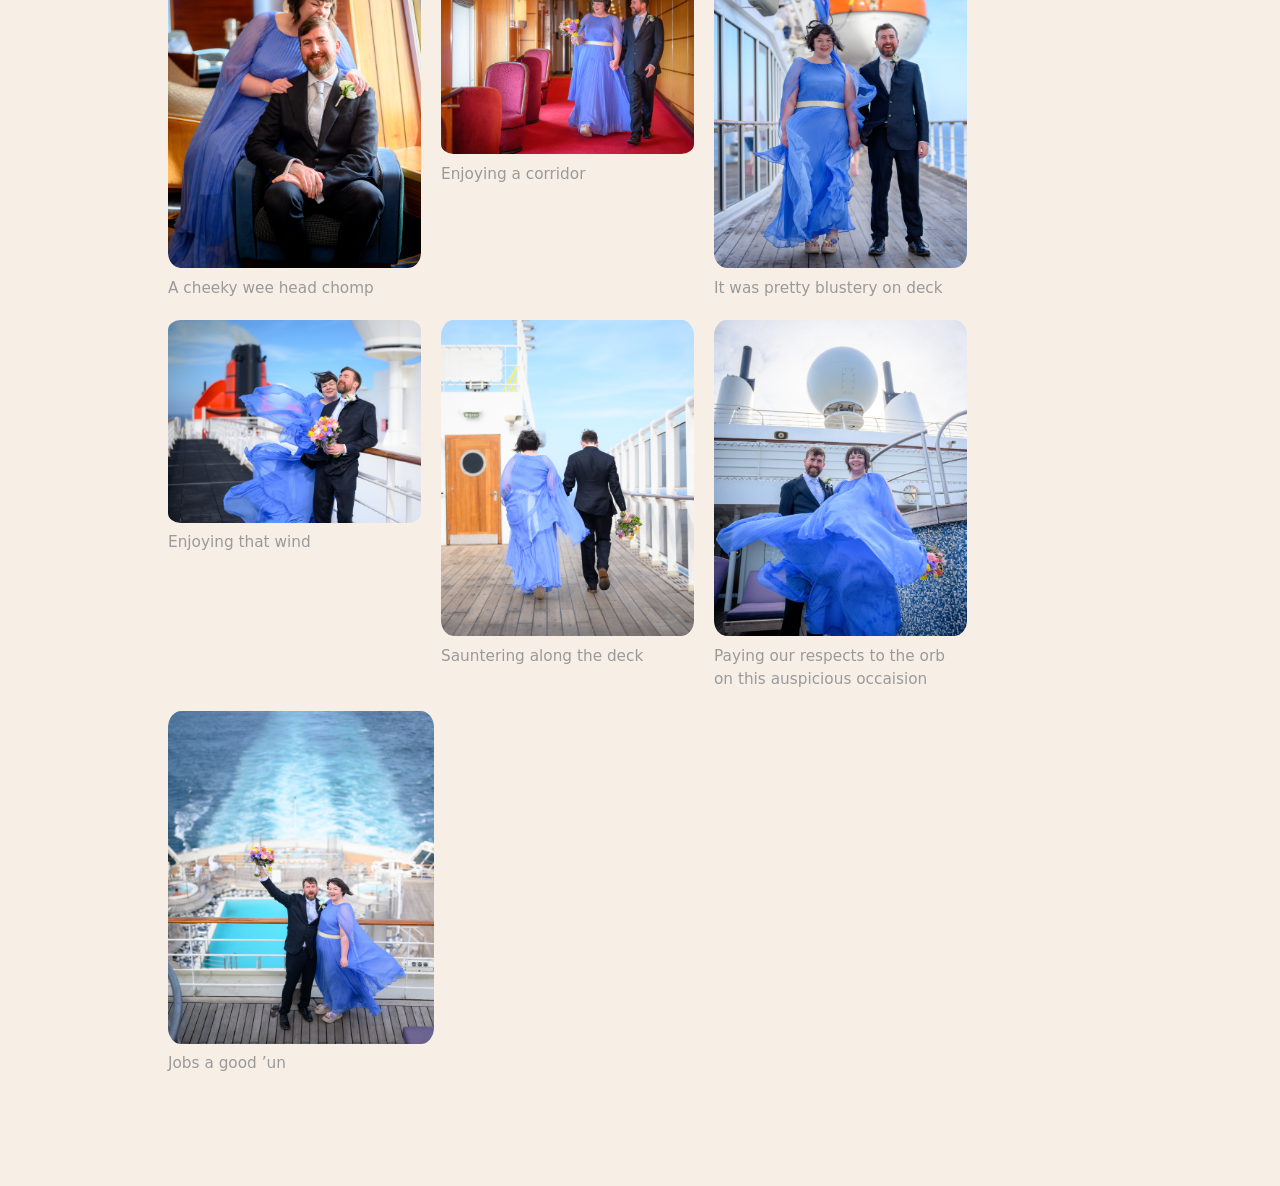
<file: docs/photos.html>
<!DOCTYPE html>
<html xmlns="http://www.w3.org/1999/xhtml" lang="en" xml:lang="en"><head>

<meta charset="utf-8">
<meta name="generator" content="quarto-1.9.38">

<meta name="viewport" content="width=device-width, initial-scale=1.0, user-scalable=yes">


<title>Photos – Sam and Tom had a wedding</title>
<style>
/* Default styles provided by pandoc.
** See https://pandoc.org/MANUAL.html#variables-for-html for config info.
*/
code{white-space: pre-wrap;}
span.smallcaps{font-variant: small-caps;}
div.columns{display: flex; gap: min(4vw, 1.5em);}
div.column{flex: auto; overflow-x: auto;}
div.hanging-indent{margin-left: 1.5em; text-indent: -1.5em;}
ul.task-list{list-style: none;}
ul.task-list li input[type="checkbox"] {
  width: 0.8em;
  margin: 0 0.8em 0.2em -1em; /* quarto-specific, see https://github.com/quarto-dev/quarto-cli/issues/4556 */ 
  vertical-align: middle;
}
</style>


<script src="site_libs/quarto-nav/quarto-nav.js"></script>
<script src="site_libs/quarto-nav/headroom.min.js"></script>
<script src="site_libs/clipboard/clipboard.min.js"></script>
<script src="site_libs/quarto-search/autocomplete.umd.js"></script>
<script src="site_libs/quarto-search/fuse.min.js"></script>
<script src="site_libs/quarto-search/quarto-search.js"></script>
<meta name="quarto:offset" content="./">
<script src="site_libs/quarto-html/quarto.js" type="module"></script>
<script src="site_libs/quarto-html/tabsets/tabsets.js" type="module"></script>
<script src="site_libs/quarto-html/popper.min.js"></script>
<script src="site_libs/quarto-html/tippy.umd.min.js"></script>
<script src="site_libs/quarto-html/anchor.min.js"></script>
<link href="site_libs/quarto-html/tippy.css" rel="stylesheet">
<link href="site_libs/quarto-html/quarto-syntax-highlighting-15634bcf2e68342d4ad2dfa704d543f6.css" rel="stylesheet" id="quarto-text-highlighting-styles">
<script src="site_libs/bootstrap/bootstrap.min.js"></script>
<link href="site_libs/bootstrap/bootstrap-icons.css" rel="stylesheet">
<link href="site_libs/bootstrap/bootstrap-a866e8d78df4ab04560283cbdc425fed.min.css" rel="stylesheet" append-hash="true" id="quarto-bootstrap" data-mode="light">
<script src="site_libs/quarto-contrib/glightbox/glightbox.min.js"></script>
<link href="site_libs/quarto-contrib/glightbox/glightbox.min.css" rel="stylesheet">
<link href="site_libs/quarto-contrib/glightbox/lightbox.css" rel="stylesheet">
<script id="quarto-search-options" type="application/json">{
  "location": "navbar",
  "copy-button": false,
  "collapse-after": 3,
  "panel-placement": "end",
  "type": "overlay",
  "limit": 50,
  "keyboard-shortcut": [
    "f",
    "/",
    "s"
  ],
  "show-item-context": false,
  "language": {
    "search-no-results-text": "No results",
    "search-matching-documents-text": "matching documents",
    "search-copy-link-title": "Copy link to search",
    "search-hide-matches-text": "Hide additional matches",
    "search-more-match-text": "more match in this document",
    "search-more-matches-text": "more matches in this document",
    "search-clear-button-title": "Clear",
    "search-text-placeholder": "",
    "search-detached-cancel-button-title": "Cancel",
    "search-submit-button-title": "Submit",
    "search-label": "Search"
  }
}</script>


<link rel="stylesheet" href="styles.css">
</head>

<body class="nav-fixed quarto-light">

<div id="quarto-search-results"></div>
  <header id="quarto-header" class="headroom fixed-top">
    <nav class="navbar navbar-expand-lg " data-bs-theme="dark">
      <div class="navbar-container container-fluid">
      <div class="navbar-brand-container mx-auto">
    <a class="navbar-brand" href="./index.html">
    <span class="navbar-title">Sam and Tom had a wedding</span>
    </a>
  </div>
          <button class="navbar-toggler" type="button" data-bs-toggle="collapse" data-bs-target="#navbarCollapse" aria-controls="navbarCollapse" role="menu" aria-expanded="false" aria-label="Toggle navigation" onclick="if (window.quartoToggleHeadroom) { window.quartoToggleHeadroom(); }">
  <span class="navbar-toggler-icon"></span>
</button>
          <div class="collapse navbar-collapse" id="navbarCollapse">
            <ul class="navbar-nav navbar-nav-scroll me-auto">
  <li class="nav-item">
    <a class="nav-link" href="./index.html"> 
<span class="menu-text">Welcome</span></a>
  </li>  
  <li class="nav-item">
    <a class="nav-link active" href="./photos.html" aria-current="page"> 
<span class="menu-text">Photos</span></a>
  </li>  
  <li class="nav-item">
    <a class="nav-link" href="./route.html"> 
<span class="menu-text">The route</span></a>
  </li>  
</ul>
          </div> <!-- /navcollapse -->
            <div class="quarto-navbar-tools">
</div>
      </div> <!-- /container-fluid -->
    </nav>
</header>
<!-- content -->
<div id="quarto-content" class="quarto-container page-columns page-rows-contents page-layout-article page-navbar">
<!-- sidebar -->
<!-- margin-sidebar -->
    <div id="quarto-margin-sidebar" class="sidebar margin-sidebar zindex-bottom">
        
    </div>
<!-- main -->
<main class="content" id="quarto-document-content">

<header id="title-block-header" class="quarto-title-block default">
<div class="quarto-title">
<h1 class="title">Photos</h1>
</div>



<div class="quarto-title-meta">

    
  
    
  </div>
  


</header>


<section id="click-on-an-image-to-see-it-larger.-then-cycle-through-the-gallery-using-the-wee-arrows-or-by-swiping." class="level5">
<h5 class="anchored" data-anchor-id="click-on-an-image-to-see-it-larger.-then-cycle-through-the-gallery-using-the-wee-arrows-or-by-swiping.">Click on an image to see it larger. Then cycle through the gallery using the wee arrows or by swiping.</h5>
<div class="quarto-layout-panel" data-layout-ncol="3" data-layout-gap="1em">
<div class="quarto-layout-row">
<div class="quarto-layout-cell" style="flex-basis: 33.3%;justify-content: flex-start;">
<div class="quarto-figure quarto-figure-center">
<figure class="figure">
<p><a href="images/QM2_M609_4111_RI_0004.png" class="lightbox" data-gallery="weddingGallery" title="The crew set things up beautifully for us"><img src="images/QM2_M609_4111_RI_0004.png" class="img-fluid figure-img" alt="Wedding photo x"></a></p>
<figcaption>The crew set things up beautifully for us</figcaption>
</figure>
</div>
</div>
<div class="quarto-layout-cell" style="flex-basis: 33.3%;justify-content: flex-start;">
<div class="quarto-figure quarto-figure-center">
<figure class="figure">
<p><a href="images/QM2_M609_4111_RI_0017.png" class="lightbox" data-gallery="weddingGallery" title="Shiny rings on a shiny piano"><img src="images/QM2_M609_4111_RI_0017.png" class="img-fluid figure-img" alt="Wedding photo x"></a></p>
<figcaption>Shiny rings on a shiny piano</figcaption>
</figure>
</div>
</div>
<div class="quarto-layout-cell" style="flex-basis: 33.3%;justify-content: flex-start;">
<div class="quarto-figure quarto-figure-center">
<figure class="figure">
<p><a href="images/QM2_M609_4111_RI_0043.jpg" class="lightbox" data-gallery="weddingGallery" title="At the ‘altar’ with Captain Hall"><img src="images/QM2_M609_4111_RI_0043.jpg" class="img-fluid figure-img" alt="Wedding photo 1"></a></p>
<figcaption>At the ‘altar’ with Captain Hall</figcaption>
</figure>
</div>
</div>
</div>
<div class="quarto-layout-row">
<div class="quarto-layout-cell" style="flex-basis: 33.3%;justify-content: flex-start;">
<div class="quarto-figure quarto-figure-center">
<figure class="figure">
<p><a href="images/QM2_M609_4111_RI_0061.jpg" class="lightbox" data-gallery="weddingGallery" title="Saying the words"><img src="images/QM2_M609_4111_RI_0061.jpg" class="img-fluid figure-img" alt="Wedding photo 2"></a></p>
<figcaption>Saying the words</figcaption>
</figure>
</div>
</div>
<div class="quarto-layout-cell" style="flex-basis: 33.3%;justify-content: flex-start;">
<div class="quarto-figure quarto-figure-center">
<figure class="figure">
<p><a href="images/QM2_M609_4111_RI_0113.jpg" class="lightbox" data-gallery="weddingGallery" title="Being relieved that we didn’t eff it up"><img src="images/QM2_M609_4111_RI_0113.jpg" class="img-fluid figure-img" alt="Wedding photo 3"></a></p>
<figcaption>Being relieved that we didn’t eff it up</figcaption>
</figure>
</div>
</div>
<div class="quarto-layout-cell" style="flex-basis: 33.3%;justify-content: flex-start;">
<div class="quarto-figure quarto-figure-center">
<figure class="figure">
<p><a href="images/QM2_M609_4111_RI_0134.png" class="lightbox" data-gallery="weddingGallery" title="Sam signing the papers"><img src="images/QM2_M609_4111_RI_0134.png" class="img-fluid figure-img" alt="Wedding photo x"></a></p>
<figcaption>Sam signing the papers</figcaption>
</figure>
</div>
</div>
</div>
<div class="quarto-layout-row">
<div class="quarto-layout-cell" style="flex-basis: 33.3%;justify-content: flex-start;">
<div class="quarto-figure quarto-figure-center">
<figure class="figure">
<p><a href="images/QM2_M609_4111_RI_0142.png" class="lightbox" data-gallery="weddingGallery" title="Tom’s turn to sign the paperwork"><img src="images/QM2_M609_4111_RI_0142.png" class="img-fluid figure-img" alt="Wedding photo x"></a></p>
<figcaption>Tom’s turn to sign the paperwork</figcaption>
</figure>
</div>
</div>
<div class="quarto-layout-cell" style="flex-basis: 33.3%;justify-content: flex-start;">
<div class="quarto-figure quarto-figure-center">
<figure class="figure">
<p><a href="images/QM2_M609_4111_RI_0167.jpg" class="lightbox" data-gallery="weddingGallery" title="Group photo, with the captain, our witnesses and the lovely bellhops"><img src="images/QM2_M609_4111_RI_0167.jpg" class="img-fluid figure-img" alt="Wedding photo 4"></a></p>
<figcaption>Group photo, with the captain, our witnesses and the lovely bellhops</figcaption>
</figure>
</div>
</div>
<div class="quarto-layout-cell" style="flex-basis: 33.3%;justify-content: flex-start;">
<div class="quarto-figure quarto-figure-center">
<figure class="figure">
<p><a href="images/QM2_M609_4111_RI_0159.png" class="lightbox" data-gallery="weddingGallery" title="A group photo with our wonderful guests, Mitch, Mary and Robin"><img src="images/QM2_M609_4111_RI_0159.png" class="img-fluid figure-img" alt="A photo of a group of folk enjoying our wedding"></a></p>
<figcaption>A group photo with our wonderful guests, Mitch, Mary and Robin</figcaption>
</figure>
</div>
</div>
</div>
<div class="quarto-layout-row">
<div class="quarto-layout-cell" style="flex-basis: 33.3%;justify-content: flex-start;">
<div class="quarto-figure quarto-figure-center">
<figure class="figure">
<p><a href="images/QM2_M609_4111_RI_0172.jpg" class="lightbox" data-gallery="weddingGallery" title="Cutting the cake, which is a little scary when you have to look at the camera"><img src="images/QM2_M609_4111_RI_0172.jpg" class="img-fluid figure-img" alt="Wedding photo 5"></a></p>
<figcaption>Cutting the cake, which is a little scary when you have to look at the camera</figcaption>
</figure>
</div>
</div>
<div class="quarto-layout-cell" style="flex-basis: 33.3%;justify-content: flex-start;">
<div class="quarto-figure quarto-figure-center">
<figure class="figure">
<p><a href="images/QM2_M609_4111_RI_0196.jpg" class="lightbox" data-gallery="weddingGallery" title="Posing at the well polished grand piano"><img src="images/QM2_M609_4111_RI_0196.jpg" class="img-fluid figure-img" alt="Wedding photo 6"></a></p>
<figcaption>Posing at the well polished grand piano</figcaption>
</figure>
</div>
</div>
<div class="quarto-layout-cell" style="flex-basis: 33.3%;justify-content: flex-start;">
<div class="quarto-figure quarto-figure-center">
<figure class="figure">
<p><a href="images/QM2_M609_4111_RI_0203.jpg" class="lightbox" data-gallery="weddingGallery" title="Having a look out of the window"><img src="images/QM2_M609_4111_RI_0203.jpg" class="img-fluid figure-img" alt="Wedding photo 7"></a></p>
<figcaption>Having a look out of the window</figcaption>
</figure>
</div>
</div>
</div>
<div class="quarto-layout-row">
<div class="quarto-layout-cell" style="flex-basis: 33.3%;justify-content: flex-start;">
<div class="quarto-figure quarto-figure-center">
<figure class="figure">
<p><a href="images/QM2_M609_4111_RI_0200.png" class="lightbox" data-gallery="weddingGallery" title="A cheeky wee head chomp"><img src="images/QM2_M609_4111_RI_0200.png" class="img-fluid figure-img" alt="Wedding photo 8"></a></p>
<figcaption>A cheeky wee head chomp</figcaption>
</figure>
</div>
</div>
<div class="quarto-layout-cell" style="flex-basis: 33.3%;justify-content: flex-start;">
<div class="quarto-figure quarto-figure-center">
<figure class="figure">
<p><a href="images/QM2_M609_4111_RI_0223.png" class="lightbox" data-gallery="weddingGallery" title="Enjoying a corridor"><img src="images/QM2_M609_4111_RI_0223.png" class="img-fluid figure-img" alt="Wedding photo 8"></a></p>
<figcaption>Enjoying a corridor</figcaption>
</figure>
</div>
</div>
<div class="quarto-layout-cell" style="flex-basis: 33.3%;justify-content: flex-start;">
<div class="quarto-figure quarto-figure-center">
<figure class="figure">
<p><a href="images/QM2_M609_4111_RI_0279.jpg" class="lightbox" data-gallery="weddingGallery" title="It was pretty blustery on deck"><img src="images/QM2_M609_4111_RI_0279.jpg" class="img-fluid figure-img" alt="Wedding photo 8"></a></p>
<figcaption>It was pretty blustery on deck</figcaption>
</figure>
</div>
</div>
</div>
<div class="quarto-layout-row">
<div class="quarto-layout-cell" style="flex-basis: 33.3%;justify-content: flex-start;">
<div class="quarto-figure quarto-figure-center">
<figure class="figure">
<p><a href="images/QM2_M609_4111_RI_0302.png" class="lightbox" data-gallery="weddingGallery" title="Enjoying that wind"><img src="images/QM2_M609_4111_RI_0302.png" class="img-fluid figure-img" alt="Wedding photo 10"></a></p>
<figcaption>Enjoying that wind</figcaption>
</figure>
</div>
</div>
<div class="quarto-layout-cell" style="flex-basis: 33.3%;justify-content: flex-start;">
<div class="quarto-figure quarto-figure-center">
<figure class="figure">
<p><a href="images/QM2_M609_4111_RI_0383.png" class="lightbox" data-gallery="weddingGallery" title="Sauntering along the deck"><img src="images/QM2_M609_4111_RI_0383.png" class="img-fluid figure-img" alt="Wedding photo 10"></a></p>
<figcaption>Sauntering along the deck</figcaption>
</figure>
</div>
</div>
<div class="quarto-layout-cell" style="flex-basis: 33.3%;justify-content: flex-start;">
<div class="quarto-figure quarto-figure-center">
<figure class="figure">
<p><a href="images/QM2_M609_4111_RI_0442.png" class="lightbox" data-gallery="weddingGallery" title="Paying our respects to the orb on this auspicious occaision"><img src="images/QM2_M609_4111_RI_0442.png" class="img-fluid figure-img" alt="Wedding photo 10"></a></p>
<figcaption>Paying our respects to the orb on this auspicious occaision</figcaption>
</figure>
</div>
</div>
</div>
<div class="quarto-layout-row">
<div class="quarto-layout-cell" style="flex-basis: 33.3%;justify-content: flex-start;">
<div class="quarto-figure quarto-figure-center">
<figure class="figure">
<p><a href="images/QM2_M609_4111_RI_0415.jpg" class="lightbox" data-gallery="weddingGallery" title="Jobs a good ’un"><img src="images/QM2_M609_4111_RI_0415.jpg" class="img-fluid figure-img" alt="Wedding photo 9"></a></p>
<figcaption>Jobs a good ’un</figcaption>
</figure>
</div>
</div>
</div>
</div>


</section>

</main> <!-- /main -->
<script id="quarto-html-after-body" type="application/javascript">
  window.document.addEventListener("DOMContentLoaded", function (event) {
    const icon = "";
    const anchorJS = new window.AnchorJS();
    anchorJS.options = {
      placement: 'right',
      icon: icon
    };
    anchorJS.add('.anchored');
    const isCodeAnnotation = (el) => {
      for (const clz of el.classList) {
        if (clz.startsWith('code-annotation-')) {                     
          return true;
        }
      }
      return false;
    }
    const onCopySuccess = function(e) {
      // button target
      const button = e.trigger;
      // don't keep focus
      button.blur();
      // flash "checked"
      button.classList.add('code-copy-button-checked');
      var currentTitle = button.getAttribute("title");
      button.setAttribute("title", "Copied!");
      let tooltip;
      if (window.bootstrap) {
        button.setAttribute("data-bs-toggle", "tooltip");
        button.setAttribute("data-bs-placement", "left");
        button.setAttribute("data-bs-title", "Copied!");
        tooltip = new bootstrap.Tooltip(button, 
          { trigger: "manual", 
            customClass: "code-copy-button-tooltip",
            offset: [0, -8]});
        tooltip.show();    
      }
      setTimeout(function() {
        if (tooltip) {
          tooltip.hide();
          button.removeAttribute("data-bs-title");
          button.removeAttribute("data-bs-toggle");
          button.removeAttribute("data-bs-placement");
        }
        button.setAttribute("title", currentTitle);
        button.classList.remove('code-copy-button-checked');
      }, 1000);
      // clear code selection
      e.clearSelection();
    }
    const getTextToCopy = function(trigger) {
      const outerScaffold = trigger.parentElement.cloneNode(true);
      const codeEl = outerScaffold.querySelector('code');
      for (const childEl of codeEl.children) {
        if (isCodeAnnotation(childEl)) {
          childEl.remove();
        }
      }
      return codeEl.innerText;
    }
    const clipboard = new window.ClipboardJS('.code-copy-button:not([data-in-quarto-modal])', {
      text: getTextToCopy
    });
    clipboard.on('success', onCopySuccess);
    if (window.document.getElementById('quarto-embedded-source-code-modal')) {
      const clipboardModal = new window.ClipboardJS('.code-copy-button[data-in-quarto-modal]', {
        text: getTextToCopy,
        container: window.document.getElementById('quarto-embedded-source-code-modal')
      });
      clipboardModal.on('success', onCopySuccess);
    }
      var localhostRegex = new RegExp(/^(?:http|https):\/\/localhost\:?[0-9]*\//);
      var mailtoRegex = new RegExp(/^mailto:/);
        var filterRegex = new RegExp('/' + window.location.host + '/');
      var isInternal = (href) => {
          return filterRegex.test(href) || localhostRegex.test(href) || mailtoRegex.test(href);
      }
      // Inspect non-navigation links and adorn them if external
     var links = window.document.querySelectorAll('a[href]:not(.nav-link):not(.navbar-brand):not(.toc-action):not(.sidebar-link):not(.sidebar-item-toggle):not(.pagination-link):not(.no-external):not([aria-hidden]):not(.dropdown-item):not(.quarto-navigation-tool):not(.about-link)');
      for (var i=0; i<links.length; i++) {
        const link = links[i];
        if (!isInternal(link.href)) {
          // undo the damage that might have been done by quarto-nav.js in the case of
          // links that we want to consider external
          if (link.dataset.originalHref !== undefined) {
            link.href = link.dataset.originalHref;
          }
        }
      }
    function tippyHover(el, contentFn, onTriggerFn, onUntriggerFn) {
      const config = {
        allowHTML: true,
        maxWidth: 500,
        delay: 100,
        arrow: false,
        appendTo: function(el) {
            return el.parentElement;
        },
        interactive: true,
        interactiveBorder: 10,
        theme: 'quarto',
        placement: 'bottom-start',
      };
      if (contentFn) {
        config.content = contentFn;
      }
      if (onTriggerFn) {
        config.onTrigger = onTriggerFn;
      }
      if (onUntriggerFn) {
        config.onUntrigger = onUntriggerFn;
      }
      window.tippy(el, config); 
    }
    const noterefs = window.document.querySelectorAll('a[role="doc-noteref"]');
    for (var i=0; i<noterefs.length; i++) {
      const ref = noterefs[i];
      tippyHover(ref, function() {
        // use id or data attribute instead here
        let href = ref.getAttribute('data-footnote-href') || ref.getAttribute('href');
        try { href = new URL(href).hash; } catch {}
        const id = href.replace(/^#\/?/, "");
        const note = window.document.getElementById(id);
        if (note) {
          return note.innerHTML;
        } else {
          return "";
        }
      });
    }
    const xrefs = window.document.querySelectorAll('a.quarto-xref');
    const processXRef = (id, note) => {
      // Strip column container classes
      const stripColumnClz = (el) => {
        el.classList.remove("page-full", "page-columns");
        if (el.children) {
          for (const child of el.children) {
            stripColumnClz(child);
          }
        }
      }
      stripColumnClz(note)
      if (id === null || id.startsWith('sec-')) {
        // Special case sections, only their first couple elements
        const container = document.createElement("div");
        if (note.children && note.children.length > 2) {
          container.appendChild(note.children[0].cloneNode(true));
          for (let i = 1; i < note.children.length; i++) {
            const child = note.children[i];
            if (child.tagName === "P" && child.innerText === "") {
              continue;
            } else {
              container.appendChild(child.cloneNode(true));
              break;
            }
          }
          if (window.Quarto?.typesetMath) {
            window.Quarto.typesetMath(container);
          }
          return container.innerHTML
        } else {
          if (window.Quarto?.typesetMath) {
            window.Quarto.typesetMath(note);
          }
          return note.innerHTML;
        }
      } else {
        // Remove any anchor links if they are present
        const anchorLink = note.querySelector('a.anchorjs-link');
        if (anchorLink) {
          anchorLink.remove();
        }
        if (window.Quarto?.typesetMath) {
          window.Quarto.typesetMath(note);
        }
        if (note.classList.contains("callout")) {
          return note.outerHTML;
        } else {
          return note.innerHTML;
        }
      }
    }
    for (var i=0; i<xrefs.length; i++) {
      const xref = xrefs[i];
      tippyHover(xref, undefined, function(instance) {
        instance.disable();
        let url = xref.getAttribute('href');
        let hash = undefined; 
        if (url.startsWith('#')) {
          hash = url;
        } else {
          try { hash = new URL(url).hash; } catch {}
        }
        if (hash) {
          const id = hash.replace(/^#\/?/, "");
          const note = window.document.getElementById(id);
          if (note !== null) {
            try {
              const html = processXRef(id, note.cloneNode(true));
              instance.setContent(html);
            } finally {
              instance.enable();
              instance.show();
            }
          } else {
            // See if we can fetch this
            fetch(url.split('#')[0])
            .then(res => res.text())
            .then(html => {
              const parser = new DOMParser();
              const htmlDoc = parser.parseFromString(html, "text/html");
              const note = htmlDoc.getElementById(id);
              if (note !== null) {
                const html = processXRef(id, note);
                instance.setContent(html);
              } 
            }).finally(() => {
              instance.enable();
              instance.show();
            });
          }
        } else {
          // See if we can fetch a full url (with no hash to target)
          // This is a special case and we should probably do some content thinning / targeting
          fetch(url)
          .then(res => res.text())
          .then(html => {
            const parser = new DOMParser();
            const htmlDoc = parser.parseFromString(html, "text/html");
            const note = htmlDoc.querySelector('main.content');
            if (note !== null) {
              // This should only happen for chapter cross references
              // (since there is no id in the URL)
              // remove the first header
              if (note.children.length > 0 && note.children[0].tagName === "HEADER") {
                note.children[0].remove();
              }
              const html = processXRef(null, note);
              instance.setContent(html);
            } 
          }).finally(() => {
            instance.enable();
            instance.show();
          });
        }
      }, function(instance) {
      });
    }
        let selectedAnnoteEl;
        const selectorForAnnotation = ( cell, annotation) => {
          let cellAttr = 'data-code-cell="' + cell + '"';
          let lineAttr = 'data-code-annotation="' +  annotation + '"';
          const selector = 'span[' + cellAttr + '][' + lineAttr + ']';
          return selector;
        }
        const selectCodeLines = (annoteEl) => {
          const doc = window.document;
          const targetCell = annoteEl.getAttribute("data-target-cell");
          const targetAnnotation = annoteEl.getAttribute("data-target-annotation");
          const annoteSpan = window.document.querySelector(selectorForAnnotation(targetCell, targetAnnotation));
          const lines = annoteSpan.getAttribute("data-code-lines").split(",");
          const lineIds = lines.map((line) => {
            return targetCell + "-" + line;
          })
          let top = null;
          let height = null;
          let parent = null;
          if (lineIds.length > 0) {
              //compute the position of the single el (top and bottom and make a div)
              const el = window.document.getElementById(lineIds[0]);
              top = el.offsetTop;
              height = el.offsetHeight;
              parent = el.parentElement.parentElement;
            if (lineIds.length > 1) {
              const lastEl = window.document.getElementById(lineIds[lineIds.length - 1]);
              const bottom = lastEl.offsetTop + lastEl.offsetHeight;
              height = bottom - top;
            }
            if (top !== null && height !== null && parent !== null) {
              // cook up a div (if necessary) and position it 
              let div = window.document.getElementById("code-annotation-line-highlight");
              if (div === null) {
                div = window.document.createElement("div");
                div.setAttribute("id", "code-annotation-line-highlight");
                div.style.position = 'absolute';
                parent.appendChild(div);
              }
              div.style.top = top - 2 + "px";
              div.style.height = height + 4 + "px";
              div.style.left = 0;
              let gutterDiv = window.document.getElementById("code-annotation-line-highlight-gutter");
              if (gutterDiv === null) {
                gutterDiv = window.document.createElement("div");
                gutterDiv.setAttribute("id", "code-annotation-line-highlight-gutter");
                gutterDiv.style.position = 'absolute';
                const codeCell = window.document.getElementById(targetCell);
                const gutter = codeCell.querySelector('.code-annotation-gutter');
                gutter.appendChild(gutterDiv);
              }
              gutterDiv.style.top = top - 2 + "px";
              gutterDiv.style.height = height + 4 + "px";
            }
            selectedAnnoteEl = annoteEl;
          }
        };
        const unselectCodeLines = () => {
          const elementsIds = ["code-annotation-line-highlight", "code-annotation-line-highlight-gutter"];
          elementsIds.forEach((elId) => {
            const div = window.document.getElementById(elId);
            if (div) {
              div.remove();
            }
          });
          selectedAnnoteEl = undefined;
        };
          // Handle positioning of the toggle
      window.addEventListener(
        "resize",
        throttle(() => {
          elRect = undefined;
          if (selectedAnnoteEl) {
            selectCodeLines(selectedAnnoteEl);
          }
        }, 10)
      );
      function throttle(fn, ms) {
      let throttle = false;
      let timer;
        return (...args) => {
          if(!throttle) { // first call gets through
              fn.apply(this, args);
              throttle = true;
          } else { // all the others get throttled
              if(timer) clearTimeout(timer); // cancel #2
              timer = setTimeout(() => {
                fn.apply(this, args);
                timer = throttle = false;
              }, ms);
          }
        };
      }
        // Attach click handler to the DT
        const annoteDls = window.document.querySelectorAll('dt[data-target-cell]');
        for (const annoteDlNode of annoteDls) {
          annoteDlNode.addEventListener('click', (event) => {
            const clickedEl = event.target;
            if (clickedEl !== selectedAnnoteEl) {
              unselectCodeLines();
              const activeEl = window.document.querySelector('dt[data-target-cell].code-annotation-active');
              if (activeEl) {
                activeEl.classList.remove('code-annotation-active');
              }
              selectCodeLines(clickedEl);
              clickedEl.classList.add('code-annotation-active');
            } else {
              // Unselect the line
              unselectCodeLines();
              clickedEl.classList.remove('code-annotation-active');
            }
          });
        }
    const findCites = (el) => {
      const parentEl = el.parentElement;
      if (parentEl) {
        const cites = parentEl.dataset.cites;
        if (cites) {
          return {
            el,
            cites: cites.split(' ')
          };
        } else {
          return findCites(el.parentElement)
        }
      } else {
        return undefined;
      }
    };
    var bibliorefs = window.document.querySelectorAll('a[role="doc-biblioref"]');
    for (var i=0; i<bibliorefs.length; i++) {
      const ref = bibliorefs[i];
      const citeInfo = findCites(ref);
      if (citeInfo) {
        tippyHover(citeInfo.el, function() {
          var popup = window.document.createElement('div');
          citeInfo.cites.forEach(function(cite) {
            var citeDiv = window.document.createElement('div');
            citeDiv.classList.add('hanging-indent');
            citeDiv.classList.add('csl-entry');
            var biblioDiv = window.document.getElementById('ref-' + cite);
            if (biblioDiv) {
              citeDiv.innerHTML = biblioDiv.innerHTML;
            }
            popup.appendChild(citeDiv);
          });
          return popup.innerHTML;
        });
      }
    }
  });
  </script>
</div> <!-- /content -->
<script>var lightboxQuarto = GLightbox({"closeEffect":"zoom","descPosition":"bottom","loop":false,"openEffect":"zoom","selector":".lightbox"});
(function() {
  let previousOnload = window.onload;
  window.onload = () => {
    if (previousOnload) {
      previousOnload();
    }
    lightboxQuarto.on('slide_before_load', (data) => {
      const { slideIndex, slideNode, slideConfig, player, trigger } = data;
      const href = trigger.getAttribute('href');
      if (href !== null) {
        const imgEl = window.document.querySelector(`a[href="${href}"] img`);
        if (imgEl !== null) {
          const srcAttr = imgEl.getAttribute("src");
          if (srcAttr && srcAttr.startsWith("data:")) {
            slideConfig.href = srcAttr;
          }
        }
      } 
    });
  
    lightboxQuarto.on('slide_after_load', (data) => {
      const { slideIndex, slideNode, slideConfig, player, trigger } = data;
      if (window.Quarto?.typesetMath) {
        window.Quarto.typesetMath(slideNode);
      }
    });
  
  };
  
})();
          </script>




</body></html>
</file>
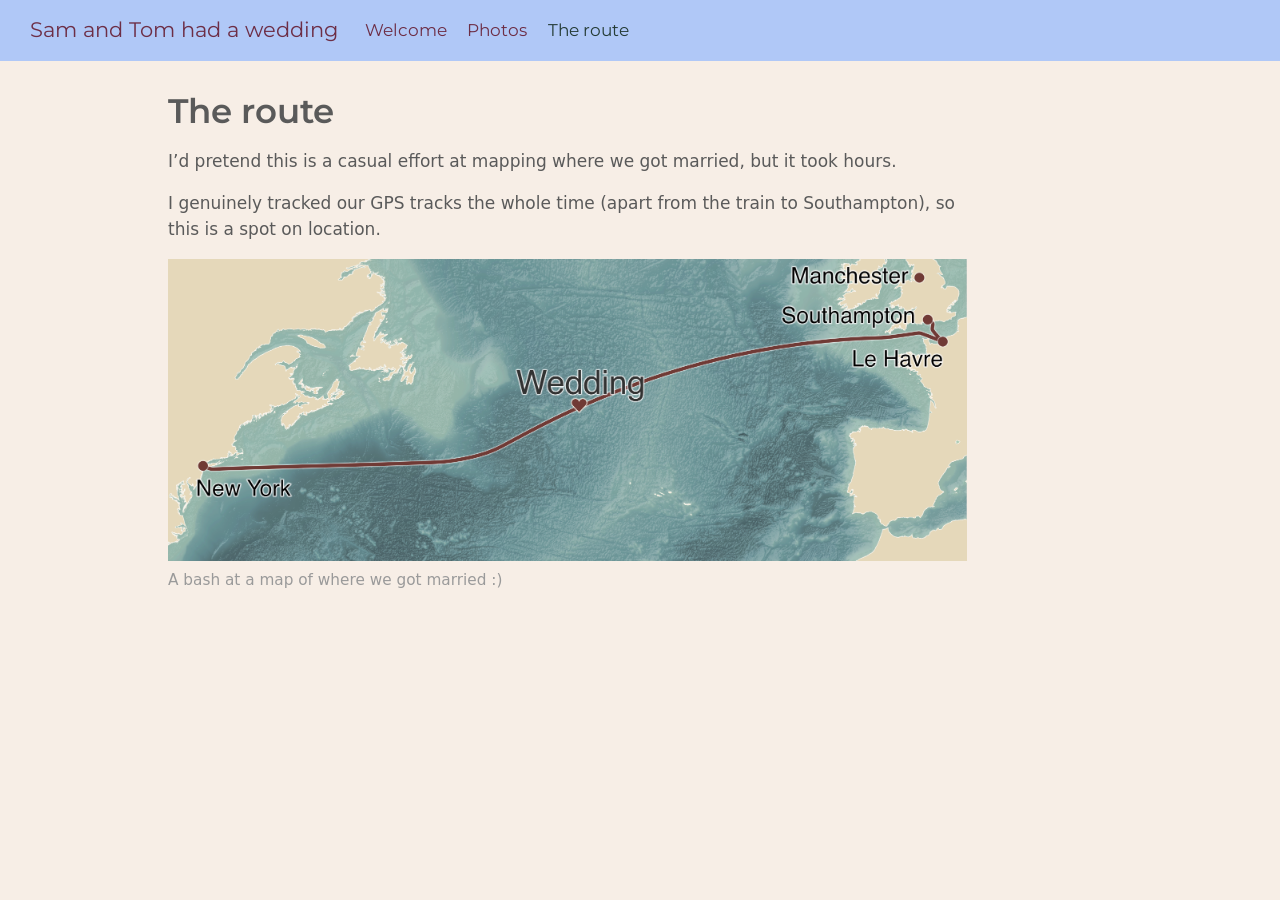
<file: docs/route.html>
<!DOCTYPE html>
<html xmlns="http://www.w3.org/1999/xhtml" lang="en" xml:lang="en"><head>

<meta charset="utf-8">
<meta name="generator" content="quarto-1.9.38">

<meta name="viewport" content="width=device-width, initial-scale=1.0, user-scalable=yes">


<title>The route – Sam and Tom had a wedding</title>
<style>
/* Default styles provided by pandoc.
** See https://pandoc.org/MANUAL.html#variables-for-html for config info.
*/
code{white-space: pre-wrap;}
span.smallcaps{font-variant: small-caps;}
div.columns{display: flex; gap: min(4vw, 1.5em);}
div.column{flex: auto; overflow-x: auto;}
div.hanging-indent{margin-left: 1.5em; text-indent: -1.5em;}
ul.task-list{list-style: none;}
ul.task-list li input[type="checkbox"] {
  width: 0.8em;
  margin: 0 0.8em 0.2em -1em; /* quarto-specific, see https://github.com/quarto-dev/quarto-cli/issues/4556 */ 
  vertical-align: middle;
}
</style>


<script src="site_libs/quarto-nav/quarto-nav.js"></script>
<script src="site_libs/quarto-nav/headroom.min.js"></script>
<script src="site_libs/clipboard/clipboard.min.js"></script>
<script src="site_libs/quarto-search/autocomplete.umd.js"></script>
<script src="site_libs/quarto-search/fuse.min.js"></script>
<script src="site_libs/quarto-search/quarto-search.js"></script>
<meta name="quarto:offset" content="./">
<script src="site_libs/quarto-html/quarto.js" type="module"></script>
<script src="site_libs/quarto-html/tabsets/tabsets.js" type="module"></script>
<script src="site_libs/quarto-html/popper.min.js"></script>
<script src="site_libs/quarto-html/tippy.umd.min.js"></script>
<script src="site_libs/quarto-html/anchor.min.js"></script>
<link href="site_libs/quarto-html/tippy.css" rel="stylesheet">
<link href="site_libs/quarto-html/quarto-syntax-highlighting-15634bcf2e68342d4ad2dfa704d543f6.css" rel="stylesheet" id="quarto-text-highlighting-styles">
<script src="site_libs/bootstrap/bootstrap.min.js"></script>
<link href="site_libs/bootstrap/bootstrap-icons.css" rel="stylesheet">
<link href="site_libs/bootstrap/bootstrap-a866e8d78df4ab04560283cbdc425fed.min.css" rel="stylesheet" append-hash="true" id="quarto-bootstrap" data-mode="light">
<script id="quarto-search-options" type="application/json">{
  "location": "navbar",
  "copy-button": false,
  "collapse-after": 3,
  "panel-placement": "end",
  "type": "overlay",
  "limit": 50,
  "keyboard-shortcut": [
    "f",
    "/",
    "s"
  ],
  "show-item-context": false,
  "language": {
    "search-no-results-text": "No results",
    "search-matching-documents-text": "matching documents",
    "search-copy-link-title": "Copy link to search",
    "search-hide-matches-text": "Hide additional matches",
    "search-more-match-text": "more match in this document",
    "search-more-matches-text": "more matches in this document",
    "search-clear-button-title": "Clear",
    "search-text-placeholder": "",
    "search-detached-cancel-button-title": "Cancel",
    "search-submit-button-title": "Submit",
    "search-label": "Search"
  }
}</script>


<link rel="stylesheet" href="styles.css">
</head>

<body class="nav-fixed quarto-light">

<div id="quarto-search-results"></div>
  <header id="quarto-header" class="headroom fixed-top">
    <nav class="navbar navbar-expand-lg " data-bs-theme="dark">
      <div class="navbar-container container-fluid">
      <div class="navbar-brand-container mx-auto">
    <a class="navbar-brand" href="./index.html">
    <span class="navbar-title">Sam and Tom had a wedding</span>
    </a>
  </div>
          <button class="navbar-toggler" type="button" data-bs-toggle="collapse" data-bs-target="#navbarCollapse" aria-controls="navbarCollapse" role="menu" aria-expanded="false" aria-label="Toggle navigation" onclick="if (window.quartoToggleHeadroom) { window.quartoToggleHeadroom(); }">
  <span class="navbar-toggler-icon"></span>
</button>
          <div class="collapse navbar-collapse" id="navbarCollapse">
            <ul class="navbar-nav navbar-nav-scroll me-auto">
  <li class="nav-item">
    <a class="nav-link" href="./index.html"> 
<span class="menu-text">Welcome</span></a>
  </li>  
  <li class="nav-item">
    <a class="nav-link" href="./photos.html"> 
<span class="menu-text">Photos</span></a>
  </li>  
  <li class="nav-item">
    <a class="nav-link active" href="./route.html" aria-current="page"> 
<span class="menu-text">The route</span></a>
  </li>  
</ul>
          </div> <!-- /navcollapse -->
            <div class="quarto-navbar-tools">
</div>
      </div> <!-- /container-fluid -->
    </nav>
</header>
<!-- content -->
<div id="quarto-content" class="quarto-container page-columns page-rows-contents page-layout-article page-navbar">
<!-- sidebar -->
<!-- margin-sidebar -->
    <div id="quarto-margin-sidebar" class="sidebar margin-sidebar zindex-bottom">
        
    </div>
<!-- main -->
<main class="content" id="quarto-document-content">

<header id="title-block-header" class="quarto-title-block default">
<div class="quarto-title">
<h1 class="title">The route</h1>
</div>



<div class="quarto-title-meta">

    
  
    
  </div>
  


</header>


<p>I’d pretend this is a casual effort at mapping where we got married, but it took hours.</p>
<p>I genuinely tracked our GPS tracks the whole time (apart from the train to Southampton), so this is a spot on location.</p>
<div class="quarto-figure quarto-figure-center">
<figure class="figure">
<p><img src="images/WeddingMap5.png" class="mapImg img-fluid figure-img"></p>
<figcaption>A bash at a map of where we got married :)</figcaption>
</figure>
</div>



</main> <!-- /main -->
<script id="quarto-html-after-body" type="application/javascript">
  window.document.addEventListener("DOMContentLoaded", function (event) {
    const icon = "";
    const anchorJS = new window.AnchorJS();
    anchorJS.options = {
      placement: 'right',
      icon: icon
    };
    anchorJS.add('.anchored');
    const isCodeAnnotation = (el) => {
      for (const clz of el.classList) {
        if (clz.startsWith('code-annotation-')) {                     
          return true;
        }
      }
      return false;
    }
    const onCopySuccess = function(e) {
      // button target
      const button = e.trigger;
      // don't keep focus
      button.blur();
      // flash "checked"
      button.classList.add('code-copy-button-checked');
      var currentTitle = button.getAttribute("title");
      button.setAttribute("title", "Copied!");
      let tooltip;
      if (window.bootstrap) {
        button.setAttribute("data-bs-toggle", "tooltip");
        button.setAttribute("data-bs-placement", "left");
        button.setAttribute("data-bs-title", "Copied!");
        tooltip = new bootstrap.Tooltip(button, 
          { trigger: "manual", 
            customClass: "code-copy-button-tooltip",
            offset: [0, -8]});
        tooltip.show();    
      }
      setTimeout(function() {
        if (tooltip) {
          tooltip.hide();
          button.removeAttribute("data-bs-title");
          button.removeAttribute("data-bs-toggle");
          button.removeAttribute("data-bs-placement");
        }
        button.setAttribute("title", currentTitle);
        button.classList.remove('code-copy-button-checked');
      }, 1000);
      // clear code selection
      e.clearSelection();
    }
    const getTextToCopy = function(trigger) {
      const outerScaffold = trigger.parentElement.cloneNode(true);
      const codeEl = outerScaffold.querySelector('code');
      for (const childEl of codeEl.children) {
        if (isCodeAnnotation(childEl)) {
          childEl.remove();
        }
      }
      return codeEl.innerText;
    }
    const clipboard = new window.ClipboardJS('.code-copy-button:not([data-in-quarto-modal])', {
      text: getTextToCopy
    });
    clipboard.on('success', onCopySuccess);
    if (window.document.getElementById('quarto-embedded-source-code-modal')) {
      const clipboardModal = new window.ClipboardJS('.code-copy-button[data-in-quarto-modal]', {
        text: getTextToCopy,
        container: window.document.getElementById('quarto-embedded-source-code-modal')
      });
      clipboardModal.on('success', onCopySuccess);
    }
      var localhostRegex = new RegExp(/^(?:http|https):\/\/localhost\:?[0-9]*\//);
      var mailtoRegex = new RegExp(/^mailto:/);
        var filterRegex = new RegExp('/' + window.location.host + '/');
      var isInternal = (href) => {
          return filterRegex.test(href) || localhostRegex.test(href) || mailtoRegex.test(href);
      }
      // Inspect non-navigation links and adorn them if external
     var links = window.document.querySelectorAll('a[href]:not(.nav-link):not(.navbar-brand):not(.toc-action):not(.sidebar-link):not(.sidebar-item-toggle):not(.pagination-link):not(.no-external):not([aria-hidden]):not(.dropdown-item):not(.quarto-navigation-tool):not(.about-link)');
      for (var i=0; i<links.length; i++) {
        const link = links[i];
        if (!isInternal(link.href)) {
          // undo the damage that might have been done by quarto-nav.js in the case of
          // links that we want to consider external
          if (link.dataset.originalHref !== undefined) {
            link.href = link.dataset.originalHref;
          }
        }
      }
    function tippyHover(el, contentFn, onTriggerFn, onUntriggerFn) {
      const config = {
        allowHTML: true,
        maxWidth: 500,
        delay: 100,
        arrow: false,
        appendTo: function(el) {
            return el.parentElement;
        },
        interactive: true,
        interactiveBorder: 10,
        theme: 'quarto',
        placement: 'bottom-start',
      };
      if (contentFn) {
        config.content = contentFn;
      }
      if (onTriggerFn) {
        config.onTrigger = onTriggerFn;
      }
      if (onUntriggerFn) {
        config.onUntrigger = onUntriggerFn;
      }
      window.tippy(el, config); 
    }
    const noterefs = window.document.querySelectorAll('a[role="doc-noteref"]');
    for (var i=0; i<noterefs.length; i++) {
      const ref = noterefs[i];
      tippyHover(ref, function() {
        // use id or data attribute instead here
        let href = ref.getAttribute('data-footnote-href') || ref.getAttribute('href');
        try { href = new URL(href).hash; } catch {}
        const id = href.replace(/^#\/?/, "");
        const note = window.document.getElementById(id);
        if (note) {
          return note.innerHTML;
        } else {
          return "";
        }
      });
    }
    const xrefs = window.document.querySelectorAll('a.quarto-xref');
    const processXRef = (id, note) => {
      // Strip column container classes
      const stripColumnClz = (el) => {
        el.classList.remove("page-full", "page-columns");
        if (el.children) {
          for (const child of el.children) {
            stripColumnClz(child);
          }
        }
      }
      stripColumnClz(note)
      if (id === null || id.startsWith('sec-')) {
        // Special case sections, only their first couple elements
        const container = document.createElement("div");
        if (note.children && note.children.length > 2) {
          container.appendChild(note.children[0].cloneNode(true));
          for (let i = 1; i < note.children.length; i++) {
            const child = note.children[i];
            if (child.tagName === "P" && child.innerText === "") {
              continue;
            } else {
              container.appendChild(child.cloneNode(true));
              break;
            }
          }
          if (window.Quarto?.typesetMath) {
            window.Quarto.typesetMath(container);
          }
          return container.innerHTML
        } else {
          if (window.Quarto?.typesetMath) {
            window.Quarto.typesetMath(note);
          }
          return note.innerHTML;
        }
      } else {
        // Remove any anchor links if they are present
        const anchorLink = note.querySelector('a.anchorjs-link');
        if (anchorLink) {
          anchorLink.remove();
        }
        if (window.Quarto?.typesetMath) {
          window.Quarto.typesetMath(note);
        }
        if (note.classList.contains("callout")) {
          return note.outerHTML;
        } else {
          return note.innerHTML;
        }
      }
    }
    for (var i=0; i<xrefs.length; i++) {
      const xref = xrefs[i];
      tippyHover(xref, undefined, function(instance) {
        instance.disable();
        let url = xref.getAttribute('href');
        let hash = undefined; 
        if (url.startsWith('#')) {
          hash = url;
        } else {
          try { hash = new URL(url).hash; } catch {}
        }
        if (hash) {
          const id = hash.replace(/^#\/?/, "");
          const note = window.document.getElementById(id);
          if (note !== null) {
            try {
              const html = processXRef(id, note.cloneNode(true));
              instance.setContent(html);
            } finally {
              instance.enable();
              instance.show();
            }
          } else {
            // See if we can fetch this
            fetch(url.split('#')[0])
            .then(res => res.text())
            .then(html => {
              const parser = new DOMParser();
              const htmlDoc = parser.parseFromString(html, "text/html");
              const note = htmlDoc.getElementById(id);
              if (note !== null) {
                const html = processXRef(id, note);
                instance.setContent(html);
              } 
            }).finally(() => {
              instance.enable();
              instance.show();
            });
          }
        } else {
          // See if we can fetch a full url (with no hash to target)
          // This is a special case and we should probably do some content thinning / targeting
          fetch(url)
          .then(res => res.text())
          .then(html => {
            const parser = new DOMParser();
            const htmlDoc = parser.parseFromString(html, "text/html");
            const note = htmlDoc.querySelector('main.content');
            if (note !== null) {
              // This should only happen for chapter cross references
              // (since there is no id in the URL)
              // remove the first header
              if (note.children.length > 0 && note.children[0].tagName === "HEADER") {
                note.children[0].remove();
              }
              const html = processXRef(null, note);
              instance.setContent(html);
            } 
          }).finally(() => {
            instance.enable();
            instance.show();
          });
        }
      }, function(instance) {
      });
    }
        let selectedAnnoteEl;
        const selectorForAnnotation = ( cell, annotation) => {
          let cellAttr = 'data-code-cell="' + cell + '"';
          let lineAttr = 'data-code-annotation="' +  annotation + '"';
          const selector = 'span[' + cellAttr + '][' + lineAttr + ']';
          return selector;
        }
        const selectCodeLines = (annoteEl) => {
          const doc = window.document;
          const targetCell = annoteEl.getAttribute("data-target-cell");
          const targetAnnotation = annoteEl.getAttribute("data-target-annotation");
          const annoteSpan = window.document.querySelector(selectorForAnnotation(targetCell, targetAnnotation));
          const lines = annoteSpan.getAttribute("data-code-lines").split(",");
          const lineIds = lines.map((line) => {
            return targetCell + "-" + line;
          })
          let top = null;
          let height = null;
          let parent = null;
          if (lineIds.length > 0) {
              //compute the position of the single el (top and bottom and make a div)
              const el = window.document.getElementById(lineIds[0]);
              top = el.offsetTop;
              height = el.offsetHeight;
              parent = el.parentElement.parentElement;
            if (lineIds.length > 1) {
              const lastEl = window.document.getElementById(lineIds[lineIds.length - 1]);
              const bottom = lastEl.offsetTop + lastEl.offsetHeight;
              height = bottom - top;
            }
            if (top !== null && height !== null && parent !== null) {
              // cook up a div (if necessary) and position it 
              let div = window.document.getElementById("code-annotation-line-highlight");
              if (div === null) {
                div = window.document.createElement("div");
                div.setAttribute("id", "code-annotation-line-highlight");
                div.style.position = 'absolute';
                parent.appendChild(div);
              }
              div.style.top = top - 2 + "px";
              div.style.height = height + 4 + "px";
              div.style.left = 0;
              let gutterDiv = window.document.getElementById("code-annotation-line-highlight-gutter");
              if (gutterDiv === null) {
                gutterDiv = window.document.createElement("div");
                gutterDiv.setAttribute("id", "code-annotation-line-highlight-gutter");
                gutterDiv.style.position = 'absolute';
                const codeCell = window.document.getElementById(targetCell);
                const gutter = codeCell.querySelector('.code-annotation-gutter');
                gutter.appendChild(gutterDiv);
              }
              gutterDiv.style.top = top - 2 + "px";
              gutterDiv.style.height = height + 4 + "px";
            }
            selectedAnnoteEl = annoteEl;
          }
        };
        const unselectCodeLines = () => {
          const elementsIds = ["code-annotation-line-highlight", "code-annotation-line-highlight-gutter"];
          elementsIds.forEach((elId) => {
            const div = window.document.getElementById(elId);
            if (div) {
              div.remove();
            }
          });
          selectedAnnoteEl = undefined;
        };
          // Handle positioning of the toggle
      window.addEventListener(
        "resize",
        throttle(() => {
          elRect = undefined;
          if (selectedAnnoteEl) {
            selectCodeLines(selectedAnnoteEl);
          }
        }, 10)
      );
      function throttle(fn, ms) {
      let throttle = false;
      let timer;
        return (...args) => {
          if(!throttle) { // first call gets through
              fn.apply(this, args);
              throttle = true;
          } else { // all the others get throttled
              if(timer) clearTimeout(timer); // cancel #2
              timer = setTimeout(() => {
                fn.apply(this, args);
                timer = throttle = false;
              }, ms);
          }
        };
      }
        // Attach click handler to the DT
        const annoteDls = window.document.querySelectorAll('dt[data-target-cell]');
        for (const annoteDlNode of annoteDls) {
          annoteDlNode.addEventListener('click', (event) => {
            const clickedEl = event.target;
            if (clickedEl !== selectedAnnoteEl) {
              unselectCodeLines();
              const activeEl = window.document.querySelector('dt[data-target-cell].code-annotation-active');
              if (activeEl) {
                activeEl.classList.remove('code-annotation-active');
              }
              selectCodeLines(clickedEl);
              clickedEl.classList.add('code-annotation-active');
            } else {
              // Unselect the line
              unselectCodeLines();
              clickedEl.classList.remove('code-annotation-active');
            }
          });
        }
    const findCites = (el) => {
      const parentEl = el.parentElement;
      if (parentEl) {
        const cites = parentEl.dataset.cites;
        if (cites) {
          return {
            el,
            cites: cites.split(' ')
          };
        } else {
          return findCites(el.parentElement)
        }
      } else {
        return undefined;
      }
    };
    var bibliorefs = window.document.querySelectorAll('a[role="doc-biblioref"]');
    for (var i=0; i<bibliorefs.length; i++) {
      const ref = bibliorefs[i];
      const citeInfo = findCites(ref);
      if (citeInfo) {
        tippyHover(citeInfo.el, function() {
          var popup = window.document.createElement('div');
          citeInfo.cites.forEach(function(cite) {
            var citeDiv = window.document.createElement('div');
            citeDiv.classList.add('hanging-indent');
            citeDiv.classList.add('csl-entry');
            var biblioDiv = window.document.getElementById('ref-' + cite);
            if (biblioDiv) {
              citeDiv.innerHTML = biblioDiv.innerHTML;
            }
            popup.appendChild(citeDiv);
          });
          return popup.innerHTML;
        });
      }
    }
  });
  </script>
</div> <!-- /content -->




</body></html>
</file>
<file: docs/site_libs/quarto-html/tippy.css>
.tippy-box[data-animation=fade][data-state=hidden]{opacity:0}[data-tippy-root]{max-width:calc(100vw - 10px)}.tippy-box{position:relative;background-color:#333;color:#fff;border-radius:4px;font-size:14px;line-height:1.4;white-space:normal;outline:0;transition-property:transform,visibility,opacity}.tippy-box[data-placement^=top]>.tippy-arrow{bottom:0}.tippy-box[data-placement^=top]>.tippy-arrow:before{bottom:-7px;left:0;border-width:8px 8px 0;border-top-color:initial;transform-origin:center top}.tippy-box[data-placement^=bottom]>.tippy-arrow{top:0}.tippy-box[data-placement^=bottom]>.tippy-arrow:before{top:-7px;left:0;border-width:0 8px 8px;border-bottom-color:initial;transform-origin:center bottom}.tippy-box[data-placement^=left]>.tippy-arrow{right:0}.tippy-box[data-placement^=left]>.tippy-arrow:before{border-width:8px 0 8px 8px;border-left-color:initial;right:-7px;transform-origin:center left}.tippy-box[data-placement^=right]>.tippy-arrow{left:0}.tippy-box[data-placement^=right]>.tippy-arrow:before{left:-7px;border-width:8px 8px 8px 0;border-right-color:initial;transform-origin:center right}.tippy-box[data-inertia][data-state=visible]{transition-timing-function:cubic-bezier(.54,1.5,.38,1.11)}.tippy-arrow{width:16px;height:16px;color:#333}.tippy-arrow:before{content:"";position:absolute;border-color:transparent;border-style:solid}.tippy-content{position:relative;padding:5px 9px;z-index:1}
</file>
<file: docs/site_libs/quarto-html/quarto-syntax-highlighting-15634bcf2e68342d4ad2dfa704d543f6.css>
/* quarto syntax highlight colors */
:root {
  --quarto-hl-ot-color: #003B4F;
  --quarto-hl-at-color: #657422;
  --quarto-hl-ss-color: #20794D;
  --quarto-hl-an-color: #5E5E5E;
  --quarto-hl-fu-color: #4758AB;
  --quarto-hl-st-color: #20794D;
  --quarto-hl-cf-color: #003B4F;
  --quarto-hl-op-color: #5E5E5E;
  --quarto-hl-er-color: #AD0000;
  --quarto-hl-bn-color: #AD0000;
  --quarto-hl-al-color: #AD0000;
  --quarto-hl-va-color: #111111;
  --quarto-hl-bu-color: inherit;
  --quarto-hl-ex-color: inherit;
  --quarto-hl-pp-color: #AD0000;
  --quarto-hl-in-color: #5E5E5E;
  --quarto-hl-vs-color: #20794D;
  --quarto-hl-wa-color: #5E5E5E;
  --quarto-hl-do-color: #5E5E5E;
  --quarto-hl-im-color: #00769E;
  --quarto-hl-ch-color: #20794D;
  --quarto-hl-dt-color: #AD0000;
  --quarto-hl-fl-color: #AD0000;
  --quarto-hl-co-color: #5E5E5E;
  --quarto-hl-cv-color: #5E5E5E;
  --quarto-hl-cn-color: #8f5902;
  --quarto-hl-sc-color: #5E5E5E;
  --quarto-hl-dv-color: #AD0000;
  --quarto-hl-kw-color: #003B4F;
}

/* other quarto variables */
:root {
  --quarto-font-monospace: SFMono-Regular, Menlo, Monaco, Consolas, "Liberation Mono", "Courier New", monospace;
}

/* syntax highlight based on Pandoc's rules */
pre > code.sourceCode > span {
  color: #003B4F;
}

code.sourceCode > span {
  color: #003B4F;
}

div.sourceCode,
div.sourceCode pre.sourceCode {
  color: #003B4F;
}

/* Normal */
code span {
  color: #003B4F;
}

/* Alert */
code span.al {
  color: #AD0000;
  font-style: inherit;
}

/* Annotation */
code span.an {
  color: #5E5E5E;
  font-style: inherit;
}

/* Attribute */
code span.at {
  color: #657422;
  font-style: inherit;
}

/* BaseN */
code span.bn {
  color: #AD0000;
  font-style: inherit;
}

/* BuiltIn */
code span.bu {
  font-style: inherit;
}

/* ControlFlow */
code span.cf {
  color: #003B4F;
  font-weight: bold;
  font-style: inherit;
}

/* Char */
code span.ch {
  color: #20794D;
  font-style: inherit;
}

/* Constant */
code span.cn {
  color: #8f5902;
  font-style: inherit;
}

/* Comment */
code span.co {
  color: #5E5E5E;
  font-style: inherit;
}

/* CommentVar */
code span.cv {
  color: #5E5E5E;
  font-style: italic;
}

/* Documentation */
code span.do {
  color: #5E5E5E;
  font-style: italic;
}

/* DataType */
code span.dt {
  color: #AD0000;
  font-style: inherit;
}

/* DecVal */
code span.dv {
  color: #AD0000;
  font-style: inherit;
}

/* Error */
code span.er {
  color: #AD0000;
  font-style: inherit;
}

/* Extension */
code span.ex {
  font-style: inherit;
}

/* Float */
code span.fl {
  color: #AD0000;
  font-style: inherit;
}

/* Function */
code span.fu {
  color: #4758AB;
  font-style: inherit;
}

/* Import */
code span.im {
  color: #00769E;
  font-style: inherit;
}

/* Information */
code span.in {
  color: #5E5E5E;
  font-style: inherit;
}

/* Keyword */
code span.kw {
  color: #003B4F;
  font-weight: bold;
  font-style: inherit;
}

/* Operator */
code span.op {
  color: #5E5E5E;
  font-style: inherit;
}

/* Other */
code span.ot {
  color: #003B4F;
  font-style: inherit;
}

/* Preprocessor */
code span.pp {
  color: #AD0000;
  font-style: inherit;
}

/* SpecialChar */
code span.sc {
  color: #5E5E5E;
  font-style: inherit;
}

/* SpecialString */
code span.ss {
  color: #20794D;
  font-style: inherit;
}

/* String */
code span.st {
  color: #20794D;
  font-style: inherit;
}

/* Variable */
code span.va {
  color: #111111;
  font-style: inherit;
}

/* VerbatimString */
code span.vs {
  color: #20794D;
  font-style: inherit;
}

/* Warning */
code span.wa {
  color: #5E5E5E;
  font-style: italic;
}

.prevent-inlining {
  content: "</";
}

/*# sourceMappingURL=f23921c56f73e400b49028c9186a1aa0.css.map */
</file>
<file: docs/styles.css>
img {
    border-radius: 5%;
}/* css styles */

h1, h2, h3, h4, h5 {
    margin-bottom: 1em;
}

.mapImg {
    border-radius: 0%;
}
</file>
